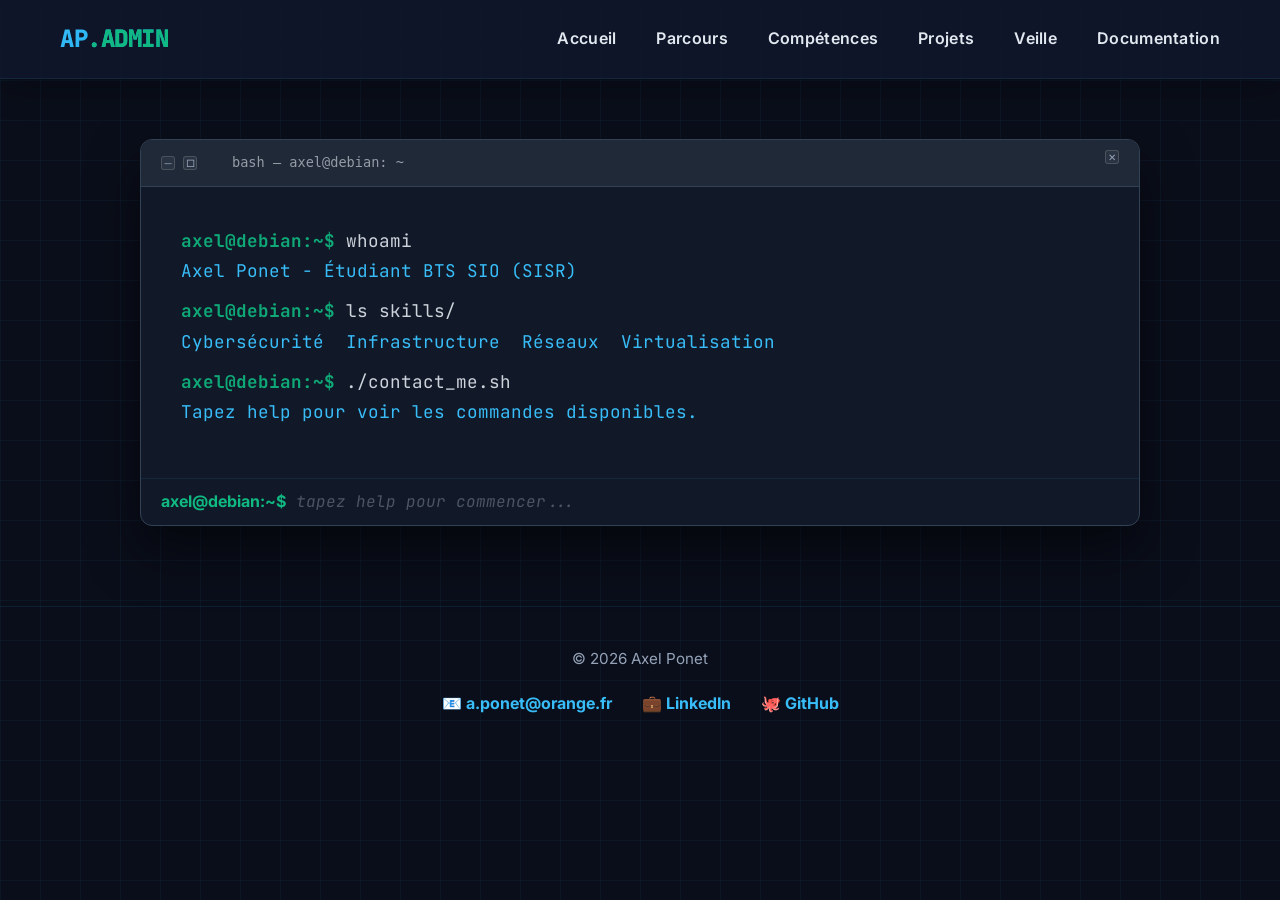
<file: index.html>
<!DOCTYPE html>
<html lang="fr">
<head>
    <meta charset="UTF-8">
    <meta name="viewport" content="width=device-width, initial-scale=1.0">
    <title>Axel Ponet | Portfolio Admin Sys</title>
    <meta name="description" content="Portfolio d'Axel Ponet, étudiant BTS SIO (SISR). Administration systèmes, réseaux et cybersécurité.">
    <meta property="og:title" content="Axel Ponet | Admin Sys">
    <meta property="og:description" content="Portfolio interactif d'un futur administrateur systèmes et réseaux.">
    <meta property="og:image" content="https://axelponetsio-prog.github.io/portfolio/images/preview.png">
    <meta property="og:type" content="website">
    <link rel="stylesheet" href="style.css">
    <link href="https://fonts.googleapis.com/css2?family=JetBrains+Mono&family=Inter:wght@400;700&display=swap" rel="stylesheet">
</head>
<body>

    <nav class="main-nav">
        <div class="container">
            <div class="logo">AP<span>.admin</span></div>
            <ul class="nav-links">
                <li><a href="index.html" onclick="fadeOutIn(event)">Accueil</a></li>
                <li><a href="parcours.html" onclick="fadeOutIn(event)">Parcours</a></li>
                <li><a href="competences.html" onclick="fadeOutIn(event)">Compétences</a></li>
                <li><a href="projets.html" onclick="fadeOutIn(event)">Projets</a></li>
                <li><a href="veille.html" onclick="fadeOutIn(event)">Veille</a></li>
                <li><a href="documentation.html" onclick="fadeOutIn(event)">Documentation</a></li>
            </ul>
        </div>
    </nav>

    <div class="terminal-window" id="mainTerminal">
        <div class="terminal-header">
            <div class="window-buttons">
                <button class="win-btn minimize" title="Minimiser">─</button>
                <button class="win-btn maximize" title="Maximiser">□</button>
                <button class="win-btn close" title="Fermer">✕</button>
            </div>
            <div class="terminal-title">bash — axel@debian: ~</div>
        </div>
        <div class="terminal-body" id="terminalBody">
            <!-- Sortie dynamique -->
        </div>
        <div class="terminal-input-line">
            <span class="prompt">axel@debian:~$</span>
            <input type="text" id="terminalInput" autofocus placeholder="tapez help pour commencer...">
        </div>
    </div>

    <!-- Bouton pour rouvrir le terminal après fermeture -->
    <button id="reopen-terminal" title="Ouvrir le terminal">⌨️</button>

    <!-- Modale de contact (inchangée) -->
    <div id="contactModal" class="modal">
        <div class="modal-content">
            <span class="close" onclick="closeModal()">&times;</span>
            <h2 style="color: #38bdf8; margin-bottom:20px;">📩 Me contacter</h2>
            <form action="https://formspree.io/f/xeenznzv" method="POST" enctype="multipart/form-data">
                <input type="email" name="email" placeholder="Votre Email" required>
                <textarea name="message" placeholder="Votre projet ou question..." rows="5" required></textarea>
                <label style="display:block; margin-bottom:10px; font-size:0.8rem;">📎 Pièce jointe (CV, cahier des charges...) :</label>
                <input type="file" name="attachment" style="border:none; padding:0;">
                <button type="submit" class="btn" style="width:100%; margin-top:15px;">Envoyer</button>
            </form>
        </div>
    </div>

    <footer id="contact" style="text-align:center; padding: 40px; border-top: 1px solid rgba(56, 189, 248, 0.1); margin-top: 80px;">
        <p style="margin:0; font-size: 0.95rem;">© 2026 Axel Ponet</p>
        <div style="margin-top:20px; display:flex; justify-content:center; gap:30px; flex-wrap: wrap;">
            <a href="mailto:a.ponet@orange.fr" style="color:#38bdf8; text-decoration:none; font-weight:bold;">📧 a.ponet@orange.fr</a>
            <a href="https://www.linkedin.com/in/axel-ponet/" target="_blank" style="color:#38bdf8; text-decoration:none; font-weight:bold;">💼 LinkedIn</a>
            <a href="https://github.com/axelponetsio-prog" target="_blank" style="color:#38bdf8; text-decoration:none; font-weight:bold;">🐙 GitHub</a>
        </div>
    </footer>

    <script>
        // ====== TERMINAL INTERACTIF ======
        const terminalBody = document.getElementById('terminalBody');
        const input = document.getElementById('terminalInput');
        let commandHistory = [];
        let historyIndex = -1;

        // Commande initiale (affichée au chargement)
        const initialCommands = [
            { type: 'command', text: 'whoami' },
            { type: 'output', text: 'Axel Ponet - Étudiant BTS SIO (SISR)' },
            { type: 'command', text: 'ls skills/' },
            { type: 'output', text: 'Cybersécurité  Infrastructure  Réseaux  Virtualisation' },
            { type: 'command', text: './contact_me.sh' },
            { type: 'output', text: 'Tapez help pour voir les commandes disponibles.' }
        ];

        function appendLine(text, type = 'output') {
            const div = document.createElement('div');
            div.className = type === 'command' ? 'terminal-command' : 'terminal-output';
            if (type === 'command') {
                div.innerHTML = `<span class="prompt">axel@debian:~$</span> ${text}`;
            } else {
                div.textContent = text;
            }
            terminalBody.appendChild(div);
            terminalBody.scrollTop = terminalBody.scrollHeight;
        }

        function displayInitial() {
            initialCommands.forEach(cmd => appendLine(cmd.text, cmd.type));
        }

        // Machine à écrire simple pour l'accueil (on pourrait l'utiliser pour l'initial, mais on garde l'affichage direct pour la réactivité)
        // On conserve l'affichage direct des commandes initiales.

        displayInitial();

        // Gestion du prompt interactif
        input.addEventListener('keydown', function(e) {
            if (e.key === 'Enter') {
                const cmd = input.value.trim().toLowerCase();
                if (cmd === '') return;

                appendLine(cmd, 'command');
                commandHistory.push(cmd);
                historyIndex = commandHistory.length;
                input.value = '';

                processCommand(cmd);
            } else if (e.key === 'ArrowUp') {
                e.preventDefault();
                if (historyIndex > 0) {
                    historyIndex--;
                    input.value = commandHistory[historyIndex];
                }
            } else if (e.key === 'ArrowDown') {
                e.preventDefault();
                if (historyIndex < commandHistory.length - 1) {
                    historyIndex++;
                    input.value = commandHistory[historyIndex];
                } else {
                    historyIndex = commandHistory.length;
                    input.value = '';
                }
            }
        });

        function processCommand(cmd) {
            switch(cmd) {
                case 'help':
                    appendLine('Commandes disponibles :');
                    appendLine('  whoami     - Affiche mon identité');
                    appendLine('  skills     - Liste mes domaines de compétences');
                    appendLine('  about      - À propos de moi');
                    appendLine('  cv         - Télécharger mon CV');
                    appendLine('  contact    - Formulaire de contact');
                    appendLine('  neofetch   - Affiche les infos système');
                    appendLine('  clear      - Efface le terminal');
                    appendLine('  help       - Cette aide');
                    break;
                case 'whoami':
                    appendLine('Axel Ponet - Étudiant BTS SIO (SISR)');
                    break;
                case 'skills':
                    appendLine('Cybersécurité  Infrastructure  Réseaux  Virtualisation');
                    break;
                case 'about':
                    appendLine('Passionné par l\'administration systèmes et réseaux, je suis en BTS SIO option SISR.');
                    appendLine('Mon objectif : concevoir et maintenir des infrastructures fiables et sécurisées.');
                    appendLine('Reconversion depuis le tourisme, j\'apporte un regard neuf et une forte motivation.');
                    break;
                case 'cv':
                    appendLine('Téléchargement du CV...');
                    window.open('CV_PONET_Axel.pdf', '_blank'); // Assure-toi d'avoir un cv.pdf à la racine
                    break;
                case 'contact':
                    // Force la page à défiler tout en haut pour voir le terminal
                    window.scrollTo({ top: 0, behavior: 'smooth' });
                    // Ouvre la modale après un court délai pour laisser le défilement se faire
                    setTimeout(() => {
                        openModal();
                    }, 300);
                    break;
                case 'neofetch':
                    appendLine(`
  ⠀⠀⠀⢀⣤⣶⣿⣿⣿⣿⣶⣤⡀
  ⠀⢠⣾⣿⣿⣿⣿⣿⣿⣿⣿⣿⣷⡄   Axel@Debian
  ⢠⣿⣿⣿⣿⣿⣿⣿⣿⣿⣿⣿⣿⣿⡄  OS: Debian 12
  ⣿⣿⣿⣿⣿⣿⣿⣿⣿⣿⣿⣿⣿⣿⣿  Shell: bash
  ⣿⣿⣿⣿⣿⣿⣿⣿⣿⣿⣿⣿⣿⣿⣿  Étudiant: BTS SIO SISR
  ⠈⠻⣿⣿⣿⣿⣿⣿⣿⣿⣿⣿⠟⠁   Uptime: 2 ans
  ⠀⠀⠀⠈⠉⠛⠛⠛⠛⠉⠁
                    `.trim());
                    break;
                case 'clear':
                    terminalBody.innerHTML = '';
                    break;
                default:
                    appendLine(`Commande inconnue : ${cmd}. Tapez help pour la liste.`);
            }
        }

        // ====== BOUTONS DE LA FENÊTRE ======
        (function() {
            const terminal = document.getElementById('mainTerminal');
            const reopenBtn = document.getElementById('reopen-terminal');

            document.querySelector('.terminal-header .window-buttons').addEventListener('click', function(e) {
                const btn = e.target.closest('button');
                if (!btn) return;

                if (btn.classList.contains('minimize')) {
                    terminal.classList.toggle('minimized');
                    terminal.classList.remove('maximized');
                    terminal.classList.remove('closed');
                } else if (btn.classList.contains('maximize')) {
                    terminal.classList.toggle('maximized');
                    terminal.classList.remove('minimized');
                    terminal.classList.remove('closed');
                } else if (btn.classList.contains('close')) {
                    terminal.classList.add('closed');
                    terminal.classList.remove('minimized', 'maximized');
                    reopenBtn.style.display = 'flex';
                }
            });

            reopenBtn.addEventListener('click', function() {
                terminal.classList.remove('closed', 'minimized', 'maximized');
                reopenBtn.style.display = 'none';
                input.focus();
            });

            document.querySelector('.terminal-header').addEventListener('click', function(e) {
                if (terminal.classList.contains('minimized') && !e.target.closest('button')) {
                    terminal.classList.remove('minimized');
                }
            });
        })();

        // ====== MODALE DE CONTACT ======
        function openModal() { document.getElementById('contactModal').style.display = 'flex'; }
        function closeModal() { document.getElementById('contactModal').style.display = 'none'; }
        window.onclick = function(event) {
            if (event.target == document.getElementById('contactModal')) closeModal();
        };

        // ====== TRANSITIONS DE PAGE ======
        function fadeOutIn(event) {
            event.preventDefault();
            const url = event.target.href;
            document.body.classList.add('page-exit');
            setTimeout(() => {
                window.location.href = url;
            }, 400);
        }
        window.addEventListener('load', () => {
            document.body.classList.add('page-enter');
            document.getElementById('terminalInput').focus();
        });
    </script>
</body>
</html>
</file>
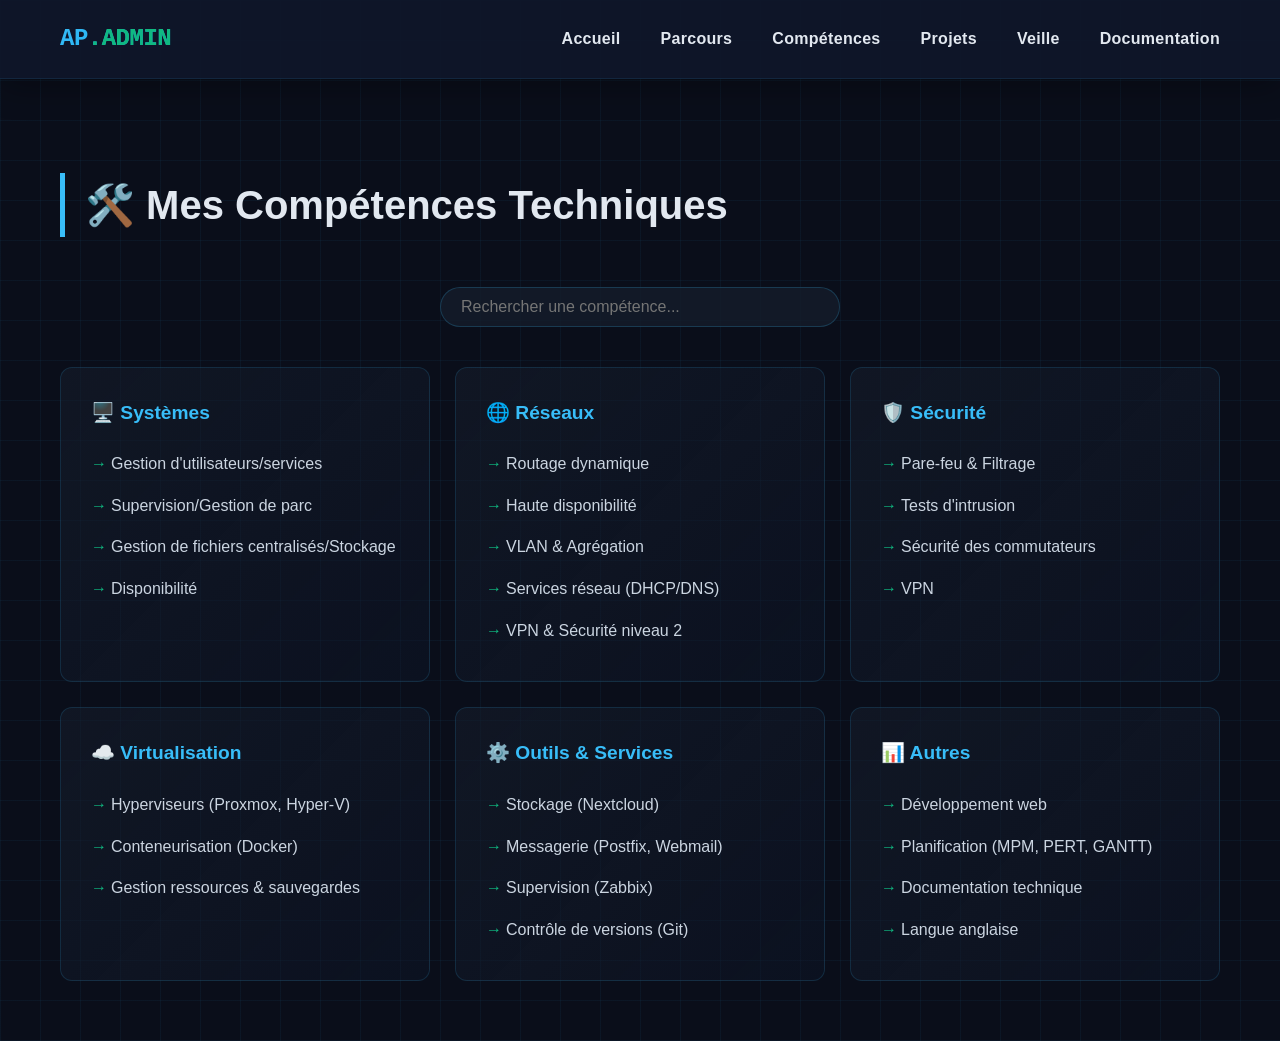
<file: competences.html>
<!DOCTYPE html>
<html lang="fr">
<head>
    <meta name="description" content="Portfolio d'Axel Ponet, étudiant BTS SIO (SISR). Administration systèmes, réseaux et cybersécurité.">
    <meta property="og:title" content="Axel Ponet | Admin Sys">
    <meta property="og:description" content="Portfolio interactif d'un futur administrateur systèmes et réseaux.">
    <meta property="og:image" content="https://axelponetsio-prog.github.io/portfolio/images/preview.png">
    <meta property="og:type" content="website">
    <meta charset="UTF-8">
    <meta name="viewport" content="width=device-width, initial-scale=1.0">
    <title>Compétences | Axel Ponet</title>
    <link rel="stylesheet" href="style.css">
</head>
<body>
    
    <nav class="main-nav">
        <div class="container">
            <div class="logo">AP<span>.admin</span></div>
            <ul class="nav-links">
                <li><a href="index.html" onclick="fadeOutIn(event)">Accueil</a></li>
                <li><a href="parcours.html" onclick="fadeOutIn(event)">Parcours</a></li>
                <li><a href="competences.html" onclick="fadeOutIn(event)">Compétences</a></li>
                <li><a href="projets.html" onclick="fadeOutIn(event)">Projets</a></li>
                <li><a href="veille.html" onclick="fadeOutIn(event)">Veille</a></li>
                <li><a href="documentation.html" onclick="fadeOutIn(event)">Documentation</a></li>
            </ul>
        </div>
    </nav>

    <section class="page-section">
        <div class="container">
            <h1 class="page-title">🛠️ Mes Compétences Techniques</h1>
            <div class="search-container">
                <input type="text" id="searchSkills" placeholder="Rechercher une compétence...">
            </div>
            <div class="skills-grid">
                <!-- SYSTÈMES -->
                <div class="skill-card" data-skill="systemes">
                    <h3>🖥️ Systèmes</h3>
                    <ul class="skill-list">
                        <li>Gestion d'utilisateurs/services</li>
                        <li>Supervision/Gestion de parc</li>
                        <li>Gestion de fichiers centralisés/Stockage</li>
                        <li>Disponibilité</li>
                    </ul>
                </div>
                
                <!-- RÉSEAUX -->
                <div class="skill-card" data-skill="reseaux">
                    <h3>🌐 Réseaux</h3>
                    <ul class="skill-list">
                        <li>Routage dynamique</li>
                        <li>Haute disponibilité</li>
                        <li>VLAN & Agrégation</li>
                        <li>Services réseau (DHCP/DNS)</li>
                        <li>VPN & Sécurité niveau 2</li>
                    </ul>
                </div>
                
                <!-- SÉCURITÉ -->
                <div class="skill-card" data-skill="securite">
                    <h3>🛡️ Sécurité</h3>
                    <ul class="skill-list">
                        <li>Pare-feu & Filtrage</li>
                        <li>Tests d'intrusion</li>
                        <li>Sécurité des commutateurs</li>
                        <li>VPN</li>
                    </ul>
                </div>
                
                <!-- VIRTUALISATION -->
                <div class="skill-card" data-skill="virtualisation">
                    <h3>☁️ Virtualisation</h3>
                    <ul class="skill-list">
                        <li>Hyperviseurs (Proxmox, Hyper-V)</li>
                        <li>Conteneurisation (Docker)</li>
                        <li>Gestion ressources & sauvegardes</li>
                    </ul>
                </div>
                
                <!-- OUTILS & SERVICES -->
                <div class="skill-card" data-skill="outils">
                    <h3>⚙️ Outils & Services</h3>
                    <ul class="skill-list">
                        <li>Stockage (Nextcloud)</li>
                        <li>Messagerie (Postfix, Webmail)</li>
                        <li>Supervision (Zabbix)</li>
                        <li>Contrôle de versions (Git)</li>
                    </ul>
                </div>
                
                <!-- AUTRES -->
                <div class="skill-card" data-skill="autres">
                    <h3>📊 Autres</h3>
                    <ul class="skill-list">
                        <li>Développement web</li>
                        <li>Planification (MPM, PERT, GANTT)</li>
                        <li>Documentation technique</li>
                        <li>Langue anglaise</li>
                    </ul>
                </div>
            </div>
        </div>
    </section>

    <!-- MODALE DE DÉTAIL (inchangée) -->
    <div id="detail-modal" class="modal detail-modal">
        <div class="modal-content detail-content">
            <span class="close" onclick="closeDetailModal()">&times;</span>
            <h2 id="detail-title"></h2>
            <div id="detail-description" class="description"></div>
            <div id="detail-images" class="image-gallery"></div>
        </div>
    </div>

    <script>
        // Contenu des popups (inchangé)
        const skillDetails = {
            systemes: {
                title: "🖥️ Systèmes",
                description: `
                    <p>Maîtrise des environnements Windows Server et Linux, de l’installation à la supervision avancée.</p>
                    <h3>🪟 Windows Server</h3>
                    <ul>
                        <li><strong>Active Directory</strong> : création et gestion d’un domaine, unités d’organisation, stratégies de groupe (GPO), filtrage de sécurité.</li>
                        <li><strong>DHCP redondant</strong> : réservations, bascule automatique.</li>
                        <li><strong>Services de fichiers</strong> : partages sécurisés, stockage SAN (iSCSI) et NAS.</li>
                        <li><strong>Haute disponibilité</strong> : cluster MariaDB, cluster de fichiers, sauvegarde Windows Server Backup.</li>
                    </ul>
                    <h3>🐧 Linux (Debian/Ubuntu)</h3>
                    <ul>
                        <li><strong>Administration courante</strong> : gestion des utilisateurs, permissions, CRON, logs.</li>
                        <li><strong>Serveurs SAMBA</strong> : intégration d’un serveur Linux dans un domaine Active Directory.</li>
                        <li><strong>Stockage centralisé</strong> : mise en place d’un serveur NAS, cibles iSCSI.</li>
                        <li><strong>Gestion de parc</strong> : GLPI + FusionInventory, ROSARIOSIS (logiciel d’administration scolaire).</li>
                    </ul>
                    <p>Scripts Bash et PowerShell pour l’automatisation des tâches de maintenance et de création massive d’utilisateurs.</p>
                `
            },
            reseaux: {
                title: "🌐 Réseaux",
                description: `
                    <p>Configuration avancée de réseaux d’entreprise, de la conception à la sécurisation.</p>
                    <ul>
                        <li><strong>Routage dynamique</strong> : protocoles RIP v1/v2, OSPF (single area, multi‑area), redistribution de routes.</li>
                        <li><strong>Haute disponibilité</strong> : HSRP, VRRP, basculement transparent des passerelles.</li>
                        <li><strong>VLAN</strong> : création, trunks 802.1Q, VTP (domaines, modes serveur/client), routage inter‑VLAN (Router on a stick).</li>
                        <li><strong>Agrégation de liens</strong> : LACP (norme IEEE 802.3ad), PAgP (propriétaire Cisco).</li>
                        <li><strong>Services réseau</strong> : DHCP (serveur, relais, options avancées), DNS.</li>
                        <li><strong>VPN & sécurité couche 2</strong> : IPsec VPN site‑à‑site, port‑security, 802.1X.</li>
                    </ul>
                    <p>Tous ces protocoles ont été mis en œuvre dans des TPs avec Cisco Packet Tracer ou sur du matériel physique.</p>
                `
            },
            securite: {
                title: "🛡️ Sécurité",
                description: `
                    <p>Application des principes de défense en profondeur et tests d’intrusion.</p>
                    <ul>
                        <li><strong>Pare‑feu</strong> : configuration de règles entrantes/sortantes, DMZ, translation d’adresses (NAT/PAT), journalisation.</li>
                        <li><strong>Tests d’intrusion</strong> : utilisation de Kali Linux (nmap, gobuster, wpscan) pour auditer un serveur web et proposer des correctifs.</li>
                        <li><strong>Sécurité des commutateurs</strong> : port‑security (nombre max de MAC, ...), DHCP snooping.</li>
                        <li><strong>VPN</strong> : tunnels IPsec avec pré‑partage de clé, authentification par certificats.</li>
                        <li><strong>Veille technologique</strong> : suivi des vulnérabilités (CVE).</li>
                    </ul>
                    <p>Ces pratiques me permettent d’avoir une approche proactive de la sécurité.</p>
                `
            },
            virtualisation: {
                title: "☁️ Virtualisation",
                description: `
                    <p>Maîtrise des hyperviseurs de type 1 et 2, et de la conteneurisation.</p>
                    <ul>
                        <li><strong>Proxmox VE</strong> : création de machines virtuelles, conteneurs LXC, snapshots, sauvegardes programmées, migration à chaud.</li>
                        <li><strong>Hyper‑V</strong> : création de switchs virtuels, machines de génération 1/2, points de contrôle.</li>
                        <li><strong>Docker</strong> : écriture de Dockerfiles, utilisation de docker‑compose pour des stacks multi‑services (Nextcloud + MariaDB, WordPress).</li>
                        <li><strong>Gestion des ressources</strong> : allocation CPU, RAM, stockage, optimisation des performances.</li>
                    </ul>
                    <p>J’utilise la virtualisation au quotidien dans mon home‑lab pour tester des architectures avant de les déployer en stage.</p>
                `
            },
            outils: {
                title: "⚙️ Outils & Services",
                description: `
                    <p>Mise en place de services collaboratifs et de supervision en entreprise.</p>
                    <ul>
                        <li><strong>Nextcloud</strong> : installation, configuration, gestion des utilisateurs, partages sécurisés, sauvegarde externe.</li>
                        <li><strong>Messagerie</strong> : déploiement d’un serveur mail complet (Postfix, Dovecot), filtrage anti‑spam.</li>
                        <li><strong>Supervision</strong> : Zabbix (agents, templates, triggers, cartes réseau), alertes par email, tableaux de bord personnalisés.</li>
                        <li><strong>Git</strong> : GitHub Actions pour le déploiement continu de ce portfolio.</li>
                        <li><strong>SSH</strong> : administration distante sécurisée, tunnels SSH, clés asymétriques.</li>
                    </ul>
                    <p>Ces outils sont au cœur de mon quotidien d’administrateur.</p>
                `
            },
            autres: {
                title: "📊 Autres",
                description: `
                    <p>Compétences transversales indispensables en entreprise.</p>
                    <ul>
                        <li><strong>Planification de projet</strong> : diagrammes MPM, PERT, GANTT, gestion des ressources.</li>
                        <li><strong>Documentation technique</strong> : guides d’installation, procédures pas‑à‑pas, schémas réseau avec draw.io.</li>
                        <li><strong>Anglais technique</strong> : lecture et rédaction de documentations, participation à des forums Stack Overflow, veille en anglais.</li>
                    </ul>
                    <p>Je porte une grande importance à la communication écrite et à la rigueur dans le suivi des projets.</p>
                `
            }
        };

        const searchInput = document.getElementById('searchSkills');
        searchInput.addEventListener('keyup', function() {
            const term = this.value.toLowerCase();
            document.querySelectorAll('.skill-card').forEach(card => {
                const text = card.textContent.toLowerCase();
                card.style.display = text.includes(term) ? '' : 'none';
            });
        });

        // Fonctions pour la modale (inchangées)
        function openDetailModal(skillKey) {
            const data = skillDetails[skillKey];
            if (!data) return;
            document.getElementById('detail-title').textContent = data.title;
            document.getElementById('detail-description').innerHTML = data.description;
            document.getElementById('detail-modal').style.display = 'flex';
            const imgContainer = document.getElementById('detail-images');
            imgContainer.innerHTML = '';
            if (data.images && data.images.length > 0) {
                imgContainer.style.display = ''; // réaffiche la grille si elle avait été cachée
                data.images.forEach(src => {
                    const img = document.createElement('img');
                    img.src = src;
                    img.alt = data.title;
                    img.loading = "lazy";
                    imgContainer.appendChild(img);
                });
            } else {
                imgContainer.style.display = 'none'; // cache la galerie
            }
        }

        function closeDetailModal() {
            document.getElementById('detail-modal').style.display = 'none';
        }

        document.querySelectorAll('.skill-card').forEach(card => {
            card.addEventListener('click', () => {
                const skill = card.getAttribute('data-skill');
                openDetailModal(skill);
            });
        });

       window.onclick = function(event) {
            const detailModal = document.getElementById('detail-modal');
            if (event.target === detailModal) closeDetailModal();
        };
        
        function fadeOutIn(event) {
            event.preventDefault();
            const url = event.target.href;
            document.body.classList.add('page-exit');
            setTimeout(() => {
                window.location.href = url;
            }, 400);
        }
        
        window.addEventListener('load', () => {
            document.body.classList.add('page-enter');
        });
    </script>
</body>
</html>
</file>
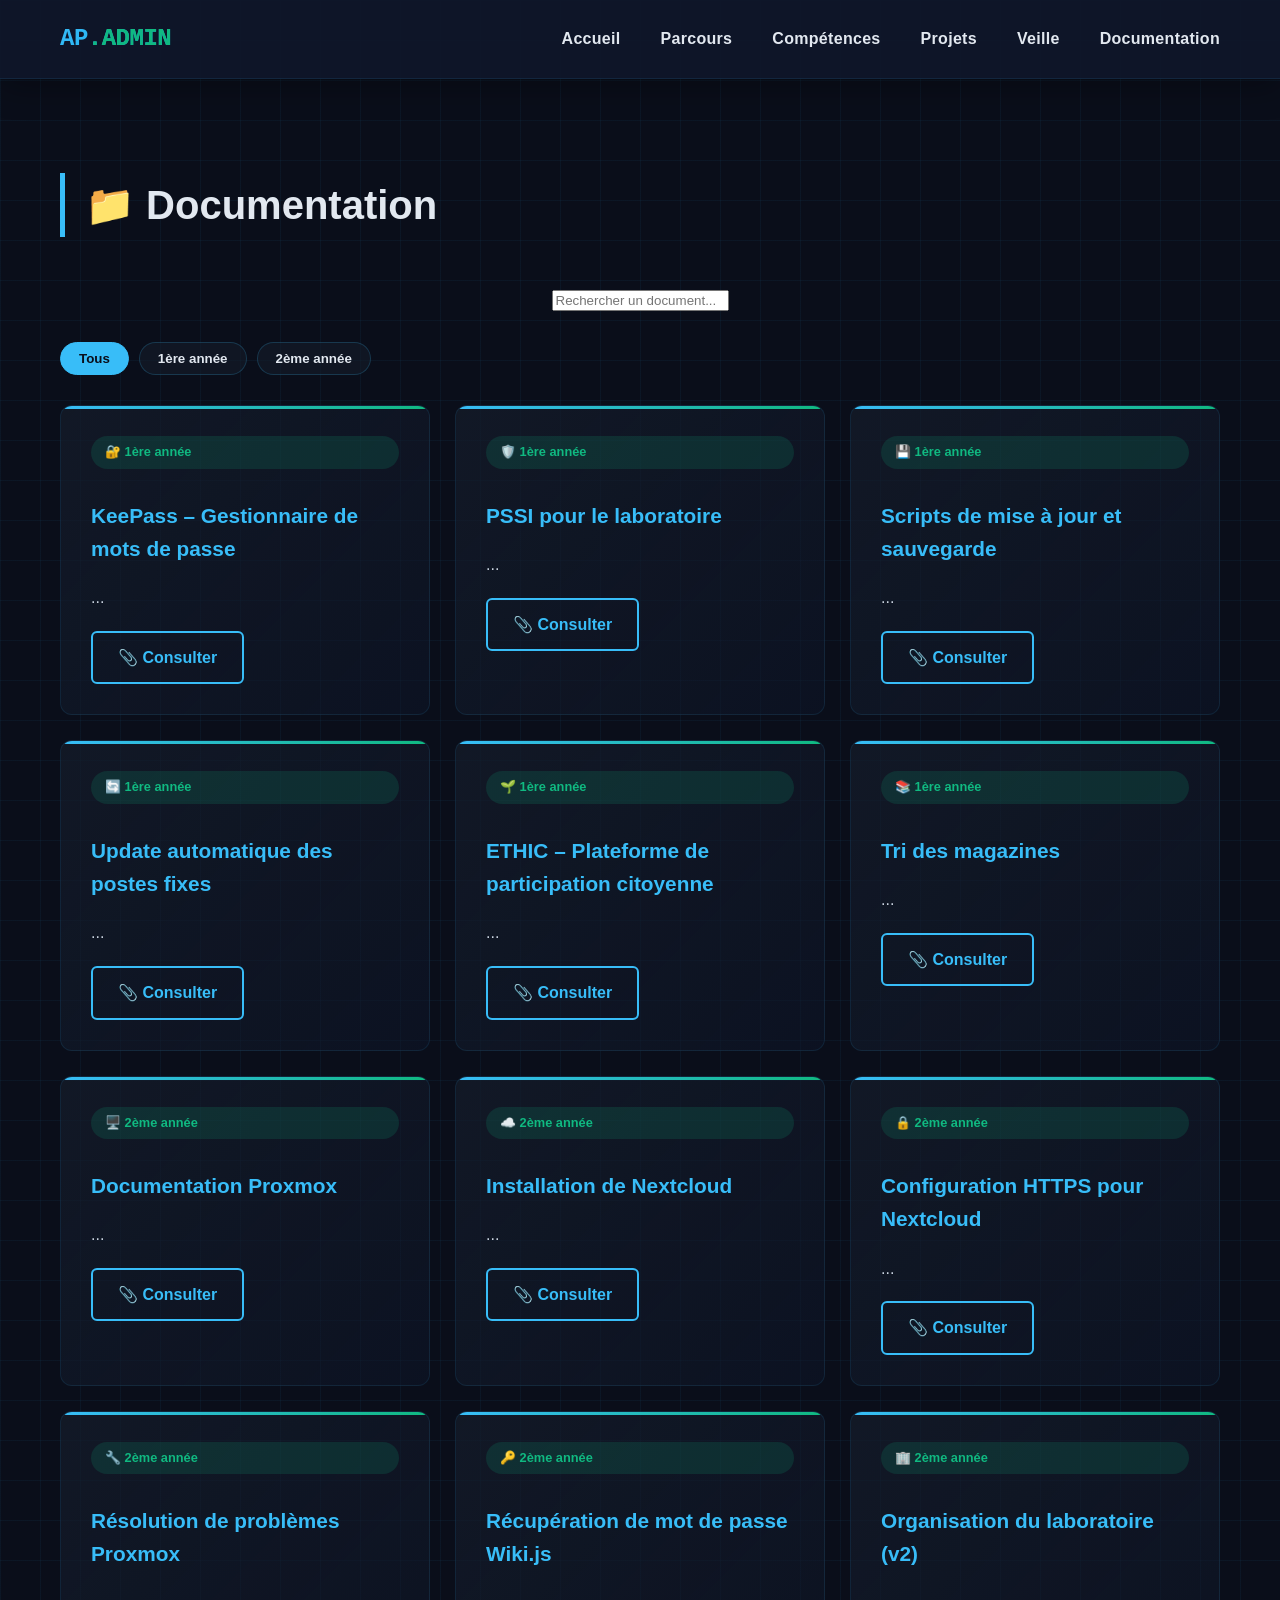
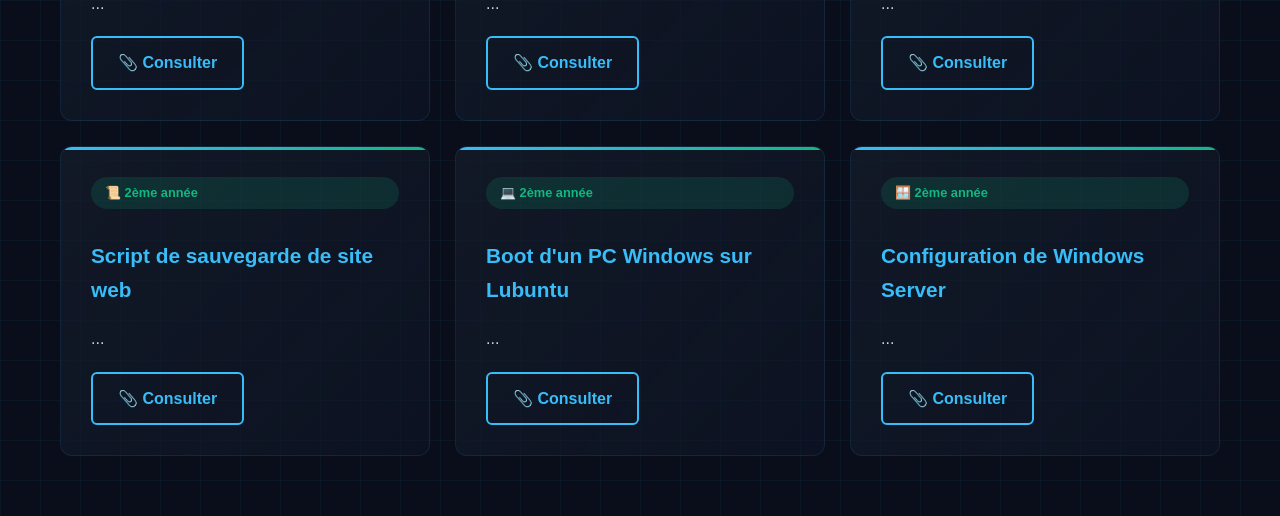
<file: documentation.html>
<!DOCTYPE html>
<html lang="fr">
<head>
    <meta charset="UTF-8">
    <meta name="viewport" content="width=device-width, initial-scale=1.0">
    <title>Documentation | Axel Ponet</title>
    <meta name="description" content="Documentation technique, rapports de stage, procédures par Axel Ponet.">
    <meta property="og:title" content="Documentation - Axel Ponet">
    <meta property="og:description" content="Ressources et documents techniques.">
    <meta property="og:image" content="https://axelponetsio-prog.github.io/portfolio/images/preview.png">
    <meta property="og:type" content="website">
    <link rel="stylesheet" href="style.css">
</head>
<body>

    <nav class="main-nav">
        <div class="container">
            <div class="logo">AP<span>.admin</span></div>
            <ul class="nav-links">
                <li><a href="index.html" onclick="fadeOutIn(event)">Accueil</a></li>
                <li><a href="parcours.html" onclick="fadeOutIn(event)">Parcours</a></li>
                <li><a href="competences.html" onclick="fadeOutIn(event)">Compétences</a></li>
                <li><a href="projets.html" onclick="fadeOutIn(event)">Projets</a></li>
                <li><a href="veille.html" onclick="fadeOutIn(event)">Veille</a></li>
                <li><a href="documentation.html" onclick="fadeOutIn(event)">Documentation</a></li>
            </ul>
        </div>
    </nav>

    <section class="page-section">
        <div class="container">
            <h1 class="page-title">📁 Documentation</h1>

            <div class="search-container">
                <input type="text" id="searchDocs" placeholder="Rechercher un document...">
            </div>

            <!-- Filtres par catégorie -->
            <div class="filter-buttons" id="docFilters">
                <button class="filter-btn active" data-filter="all">Tous</button>
                <!-- Les boutons de catégories seront ajoutés dynamiquement -->
            </div>

            <!-- Conteneur des cartes de documents -->
            <div class="documents-grid" id="documentsGrid"></div>
        </div>
    </section>

    <script>
        // 📚 Base de données des documents (modifie et ajoute ici)
        const documents = [
            // ===== 1ère année =====
            { title: "KeePass – Gestionnaire de mots de passe", description: "...", file: "docs/Keepass.pdf", category: "1ère année", icon: "🔐" },
            { title: "PSSI pour le laboratoire", description: "...", file: "docs/PSSI pour le labo.pdf", category: "1ère année", icon: "🛡️" },
            { title: "Scripts de mise à jour et sauvegarde", description: "...", file: "docs/script_sauv.pdf", category: "1ère année", icon: "💾" },
            { title: "Update automatique des postes fixes", description: "...", file: "docs/upd_pf.pdf", category: "1ère année", icon: "🔄" },
            { title: "ETHIC – Plateforme de participation citoyenne", description: "...", file: "docs/ETHIC.pdf", category: "1ère année", icon: "🌱" },
            { title: "Tri des magazines", description: "...", file: "docs/TRI DES MAGAZINES.pdf", category: "1ère année", icon: "📚" },
        
            // ===== 2ème année =====
            { title: "Documentation Proxmox", description: "...", file: "docs/Docu_ Proxmox.pdf", category: "2ème année", icon: "🖥️" },
            { title: "Installation de Nextcloud", description: "...", file: "docs/Installation-Nextcloud.pdf", category: "2ème année", icon: "☁️" },
            { title: "Configuration HTTPS pour Nextcloud", description: "...", file: "docs/https_nextcloud.pdf", category: "2ème année", icon: "🔒" },
            { title: "Résolution de problèmes Proxmox", description: "...", file: "docs/Resolution_prblm_Proxmox.pdf", category: "2ème année", icon: "🔧" },
            { title: "Récupération de mot de passe Wiki.js", description: "...", file: "docs/recup_mdp_wiki.pdf", category: "2ème année", icon: "🔑" },
            { title: "Organisation du laboratoire (v2)", description: "...", file: "docs/orga_labo.pdf", category: "2ème année", icon: "🏢" },
            { title: "Script de sauvegarde de site web", description: "...", file: "docs/script_site_web.pdf", category: "2ème année", icon: "📜" },
            { title: "Boot d'un PC Windows sur Lubuntu", description: "...", file: "docs/Boot_Lubuntu.pdf", category: "2ème année", icon: "💻" },
            { title: "Configuration de Windows Server", description: "...", file: "docs/Config_Windows_Serv.pdf", category: "2ème année", icon: "🪟" }
        ];

        let activeCategory = 'all';

        function renderDocuments(category = 'all', searchTerm = '') {
            const grid = document.getElementById('documentsGrid');
            let filtered = documents;

            if (category !== 'all') {
                filtered = filtered.filter(doc => doc.category === category);
            }

            if (searchTerm) {
                const term = searchTerm.toLowerCase();
                filtered = filtered.filter(doc => 
                    doc.title.toLowerCase().includes(term) ||
                    doc.description.toLowerCase().includes(term)
                );
            }

            grid.innerHTML = '';
            filtered.forEach(doc => {
                const card = document.createElement('div');
                card.className = 'p-card doc-card';
                card.innerHTML = `
                    <div class="p-tag">${doc.icon} ${doc.category}</div>
                    <h3>${doc.title}</h3>
                    <p>${doc.description}</p>
                    <a href="${doc.file}" target="_blank" class="btn btn-outline" style="margin-top:10px; display: inline-block;">
                        📎 Consulter
                    </a>
                `;
                grid.appendChild(card);
            });
        }

        function setupCategories() {
            const categories = [...new Set(documents.map(doc => doc.category))];
            const filterContainer = document.getElementById('docFilters');
            // On garde le bouton "Tous" déjà présent
            categories.forEach(cat => {
                const btn = document.createElement('button');
                btn.className = 'filter-btn';
                btn.dataset.filter = cat;
                btn.textContent = cat;
                filterContainer.appendChild(btn);
            });

            // Gestion des clics sur les filtres
            filterContainer.addEventListener('click', (e) => {
                if (e.target.classList.contains('filter-btn')) {
                    document.querySelectorAll('#docFilters .filter-btn').forEach(b => b.classList.remove('active'));
                    e.target.classList.add('active');
                    activeCategory = e.target.dataset.filter;
                    const searchInput = document.getElementById('searchDocs');
                    renderDocuments(activeCategory, searchInput.value);
                }
            });
        }

        // Barre de recherche
        document.getElementById('searchDocs').addEventListener('input', (e) => {
            renderDocuments(activeCategory, e.target.value);
        });

        // Initialisation
        setupCategories();
        renderDocuments();

        // Transitions
        function fadeOutIn(event) {
            event.preventDefault();
            const url = event.target.href;
            document.body.classList.add('page-exit');
            setTimeout(() => {
                window.location.href = url;
            }, 400);
        }
        window.addEventListener('load', () => {
            document.body.classList.add('page-enter');
        });
    </script>
</body>
</html>
</file>
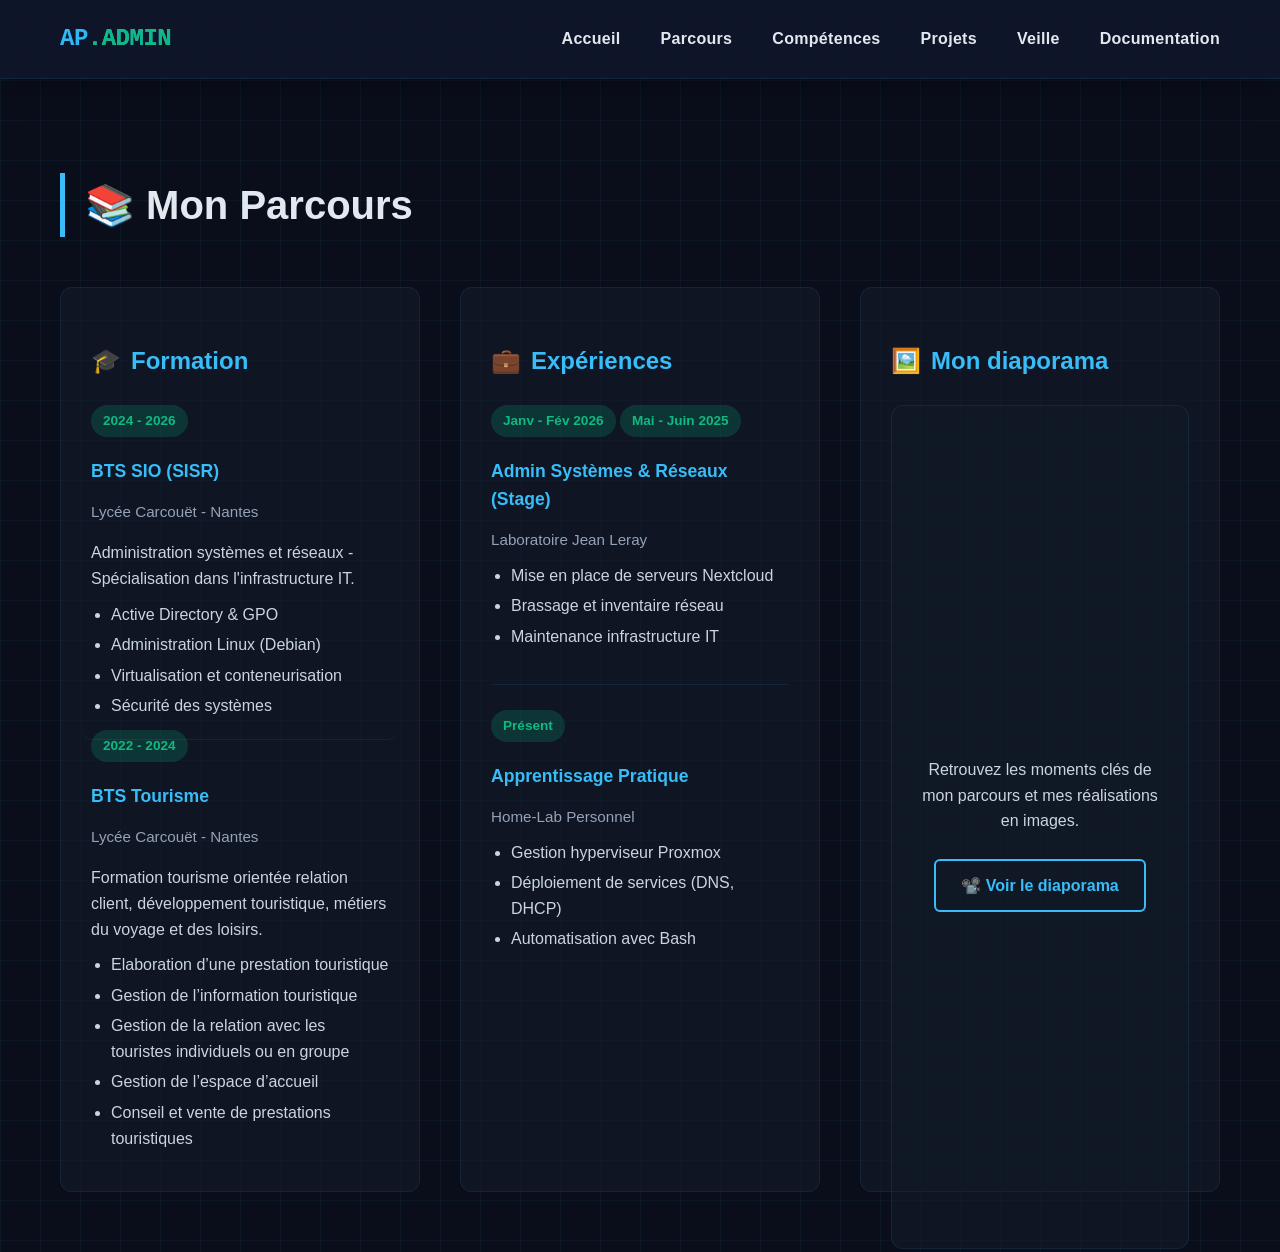
<file: parcours.html>
<!DOCTYPE html>
<html lang="fr">
<head>
    <meta name="description" content="Portfolio d'Axel Ponet, étudiant BTS SIO (SISR). Administration systèmes, réseaux et cybersécurité.">
    <meta property="og:title" content="Axel Ponet | Admin Sys">
    <meta property="og:description" content="Portfolio interactif d'un futur administrateur systèmes et réseaux.">
    <meta property="og:image" content="https://axelponetsio-prog.github.io/portfolio/images/preview.png">
    <meta property="og:type" content="website">
    <meta charset="UTF-8">
    <meta name="viewport" content="width=device-width, initial-scale=1.0">
    <title>Mon Parcours | Axel Ponet</title>
    <link rel="stylesheet" href="style.css">
</head>
<body>
    
    <nav class="main-nav">
        <div class="container">
            <div class="logo">AP<span>.admin</span></div>
            <ul class="nav-links">
                <li><a href="index.html" onclick="fadeOutIn(event)">Accueil</a></li>
                <li><a href="parcours.html" onclick="fadeOutIn(event)">Parcours</a></li>
                <li><a href="competences.html" onclick="fadeOutIn(event)">Compétences</a></li>
                <li><a href="projets.html" onclick="fadeOutIn(event)">Projets</a></li>
                <li><a href="veille.html" onclick="fadeOutIn(event)">Veille</a></li>
                <li><a href="documentation.html" onclick="fadeOutIn(event)">Documentation</a></li>
            </ul>
        </div>
    </nav>

    <section class="page-section">
        <div class="container">
            <h1 class="page-title">📚 Mon Parcours</h1>
            
            <div class="parcours-grid">
                <div class="parcours-col">
                    <h3 class="col-title"><span class="icon">🎓</span> Formation</h3>
                    <!-- Élément cliquable pour le BTS SIO -->
                    <div class="timeline-item clickable" data-parcours="bts-sio">
                        <span class="date">2024 - 2026</span>
                        <h4>BTS SIO (SISR)</h4>
                        <p class="location">Lycée Carcouët - Nantes</p>
                        <p class="desc">Administration systèmes et réseaux - Spécialisation dans l'infrastructure IT.</p>
                        <ul class="task-list">
                            <li>Active Directory & GPO</li>
                            <li>Administration Linux (Debian)</li>
                            <li>Virtualisation et conteneurisation</li>
                            <li>Sécurité des systèmes</li>
                        </ul>
                    </div>
                    <div class="timeline-item">
                        <span class="date">2022 - 2024</span>
                        <h4>BTS Tourisme</h4>
                        <p class="location">Lycée Carcouët - Nantes</p>
                        <p class="desc">Formation tourisme orientée relation client, développement touristique, métiers du voyage et des loisirs.</p>
                        <ul class="task-list">
                            <li>Elaboration d’une prestation touristique</li>
                            <li>Gestion de l’information touristique</li>
                            <li>Gestion de la relation avec les touristes individuels ou en groupe</li>
                            <li>Gestion de l’espace d’accueil</li>
                            <li>Conseil et vente de prestations touristiques</li>
                        </ul>
                    </div>
                </div>
        
                <div class="parcours-col">
                    <h3 class="col-title"><span class="icon">💼</span> Expériences</h3>
                    
                    <div class="timeline-item">
                        <span class="date">Janv - Fév 2026</span>
                        <span class="date">Mai - Juin 2025</span>
                        <h4>Admin Systèmes & Réseaux (Stage)</h4>
                        <p class="location">Laboratoire Jean Leray</p>
                        <ul class="task-list">
                            <li>Mise en place de serveurs Nextcloud</li>
                            <li>Brassage et inventaire réseau</li>
                            <li>Maintenance infrastructure IT</li>
                        </ul>
                    </div>
                    
                    <div class="timeline-item">
                        <span class="date">Présent</span>
                        <h4>Apprentissage Pratique</h4>
                        <p class="location">Home-Lab Personnel</p>
                        <ul class="task-list">
                            <li>Gestion hyperviseur Proxmox</li>
                            <li>Déploiement de services (DNS, DHCP)</li>
                            <li>Automatisation avec Bash</li>
                        </ul>
                    </div>
                </div>

                <div class="parcours-col diaporama-col">
                    <h3 class="col-title"><span class="icon">🖼️</span> Mon diaporama</h3>
                    <div class="diaporama-link-block">
                        <p>Retrouvez les moments clés de mon parcours et mes réalisations en images.</p>
                        <a href="diaporama_parcours.pdf" target="_blank" class="btn btn-outline" style="margin-top: 15px; display: inline-block;">
                            📽️ Voir le diaporama
                        </a>
                    </div>
                </div>
                
            </div>
        </div>        
    </section>

    <!-- MODALE DE DÉTAIL POUR LE PARCOURS -->
    <div id="detail-modal" class="modal detail-modal">
        <div class="modal-content detail-content">
            <span class="close" onclick="closeDetailModal()">&times;</span>
            <h2 id="detail-title"></h2>
            <div id="detail-description" class="description"></div>
            <div id="detail-images" class="image-gallery"></div>
        </div>
    </div>

    <script>
        // Données détaillées pour le BTS SIO
        const parcoursDetails = {
            "bts-sio": {
                title: "🎓 BTS SIO (Services Informatiques aux Organisations) - Option SISR",
                description: `
                    <p>Le BTS SIO est un diplôme de niveau Bac+2 qui forme des techniciens capables de gérer un parc informatique, d'administrer des réseaux et des systèmes, et de participer à la cybersécurité des infrastructures. L'option <strong>SISR (Solutions d'Infrastructure, Systèmes et Réseaux)</strong> prépare spécifiquement aux métiers d'administrateur systèmes et réseaux.</p>
                    
                    <h3>📘 Contenu de la formation</h3>
                    <p>La formation couvre les domaines suivants :</p>
                    <ul>
                        <li><strong>Administration des systèmes</strong> : Windows Server (Active Directory, GPO, DHCP, DNS), Linux (Debian/Ubuntu), scripts Bash et PowerShell.</li>
                        <li><strong>Réseaux</strong> : protocoles TCP/IP, routage (RIP, OSPF, HSRP), VLAN, VPN, sécurité des commutateurs (port-security).</li>
                        <li><strong>Virtualisation et Cloud</strong> : hyperviseurs (Proxmox, Hyper-V, VirtualBox), conteneurisation (Docker).</li>
                        <li><strong>Cybersécurité</strong> : pare-feux, tests d'intrusion (Kali Linux), supervision (Zabbix), sécurisation des services.</li>
                        <li><strong>Services et applications</strong> : messagerie (Postfix), stockage (Nextcloud, NAS/SAN), gestion de parc (GLPI).</li>
                        <li><strong>Gestion de projet</strong> : planification (PERT, GANTT).</li>
                    </ul>
                    
                    <h3>🧪 Exemples de travaux pratiques réalisés</h3>
                    <p>Durant ma formation, j'ai réalisé de nombreux TP, notamment :</p>
                    <ul>
                        <li>Mise en place d'un domaine Active Directory redondant</li>
                        <li>Configuration d'un répartiteur de charge HAProxy</li>
                        <li>Déploiement d'un serveur Nextcloud pour le stockage d'entreprise</li>
                        <li>Configuration d'un serveur de virtualisation</li>
                        <li>Automatisation de tâches avec PowerShell et Bash</li>
                    </ul>
                    
                    <h3>🎯 Objectifs professionnels</h3>
                    <p>Le titulaire du BTS SIO option SISR peut exercer des fonctions telles que : administrateur systèmes et réseaux, technicien support, gestionnaire de parc informatique, ou encore intégrer une équipe de supervision en entreprise de services numériques (ESN) ou en DSI.</p>
                    <p style="margin-top: 25px; text-align: center;">
                        <a href="projets.html" 
                           onclick="fadeOutIn(event)" 
                           class="btn" 
                           style="display: inline-block; text-decoration: none;">
                           🚀 Voir mes projets
                        </a>
                    </p>
                    <p style="text-align: center; margin-top: 10px;">
                        <a href="rapport_stage1.pdf" target="_blank" class="btn" style="display: inline-block; text-decoration: none; background: var(--accent);">
                            📁 Rapport de stage 1
                        </a>
                        <a href="rapport_stage2.pdf" target="_blank" class="btn" style="display: inline-block; text-decoration: none; background: var(--accent); margin-left: 10px;">
                            📁 Rapport de stage 2
                        </a>
                    </p>
                    <p style="margin-top:20px;"><em>Cliquez sur les images ci-dessous pour les agrandir.</em></p>
                `,
                images: [
                    "images/parcours/lycee.png",
                    "images/parcours/Reseau-informatique-connexion.png",
                ]
            }
        };

        // Ouverture de la modale
        function openParcoursModal(key) {
            const data = parcoursDetails[key];
            if (!data) return;
            document.getElementById('detail-title').textContent = data.title;
            document.getElementById('detail-description').innerHTML = data.description;
            
            const imgContainer = document.getElementById('detail-images');
            imgContainer.innerHTML = '';
            if (data.images && data.images.length > 0) {
                data.images.forEach(src => {
                    const img = document.createElement('img');
                    img.src = src;
                    img.alt = data.title;
                    img.loading = "lazy";
                    imgContainer.appendChild(img);
                });
            } else {
                imgContainer.innerHTML = '<p style="color:#94a3b8;">Aucune image pour le moment.</p>';
            }
            
            document.getElementById('detail-modal').style.display = 'flex';
        }

        function closeDetailModal() {
            document.getElementById('detail-modal').style.display = 'none';
        }

        // Écouteur sur l'élément cliquable
        document.querySelector('[data-parcours="bts-sio"]').addEventListener('click', function() {
            openParcoursModal('bts-sio');
        });

        // Fermeture en cliquant à l'extérieur
        window.onclick = function(event) {
            const detailModal = document.getElementById('detail-modal');
            if (event.target === detailModal) {
                closeDetailModal();
            }
        };

        // Animation de transition
        function fadeOutIn(event) {
            event.preventDefault();
            const url = event.target.href;
            document.body.classList.add('page-exit');
            setTimeout(() => {
                window.location.href = url;
            }, 400);
        }
        
        window.addEventListener('load', () => {
            document.body.classList.add('page-enter');
        });
    </script>
</body>
</html>
</file>
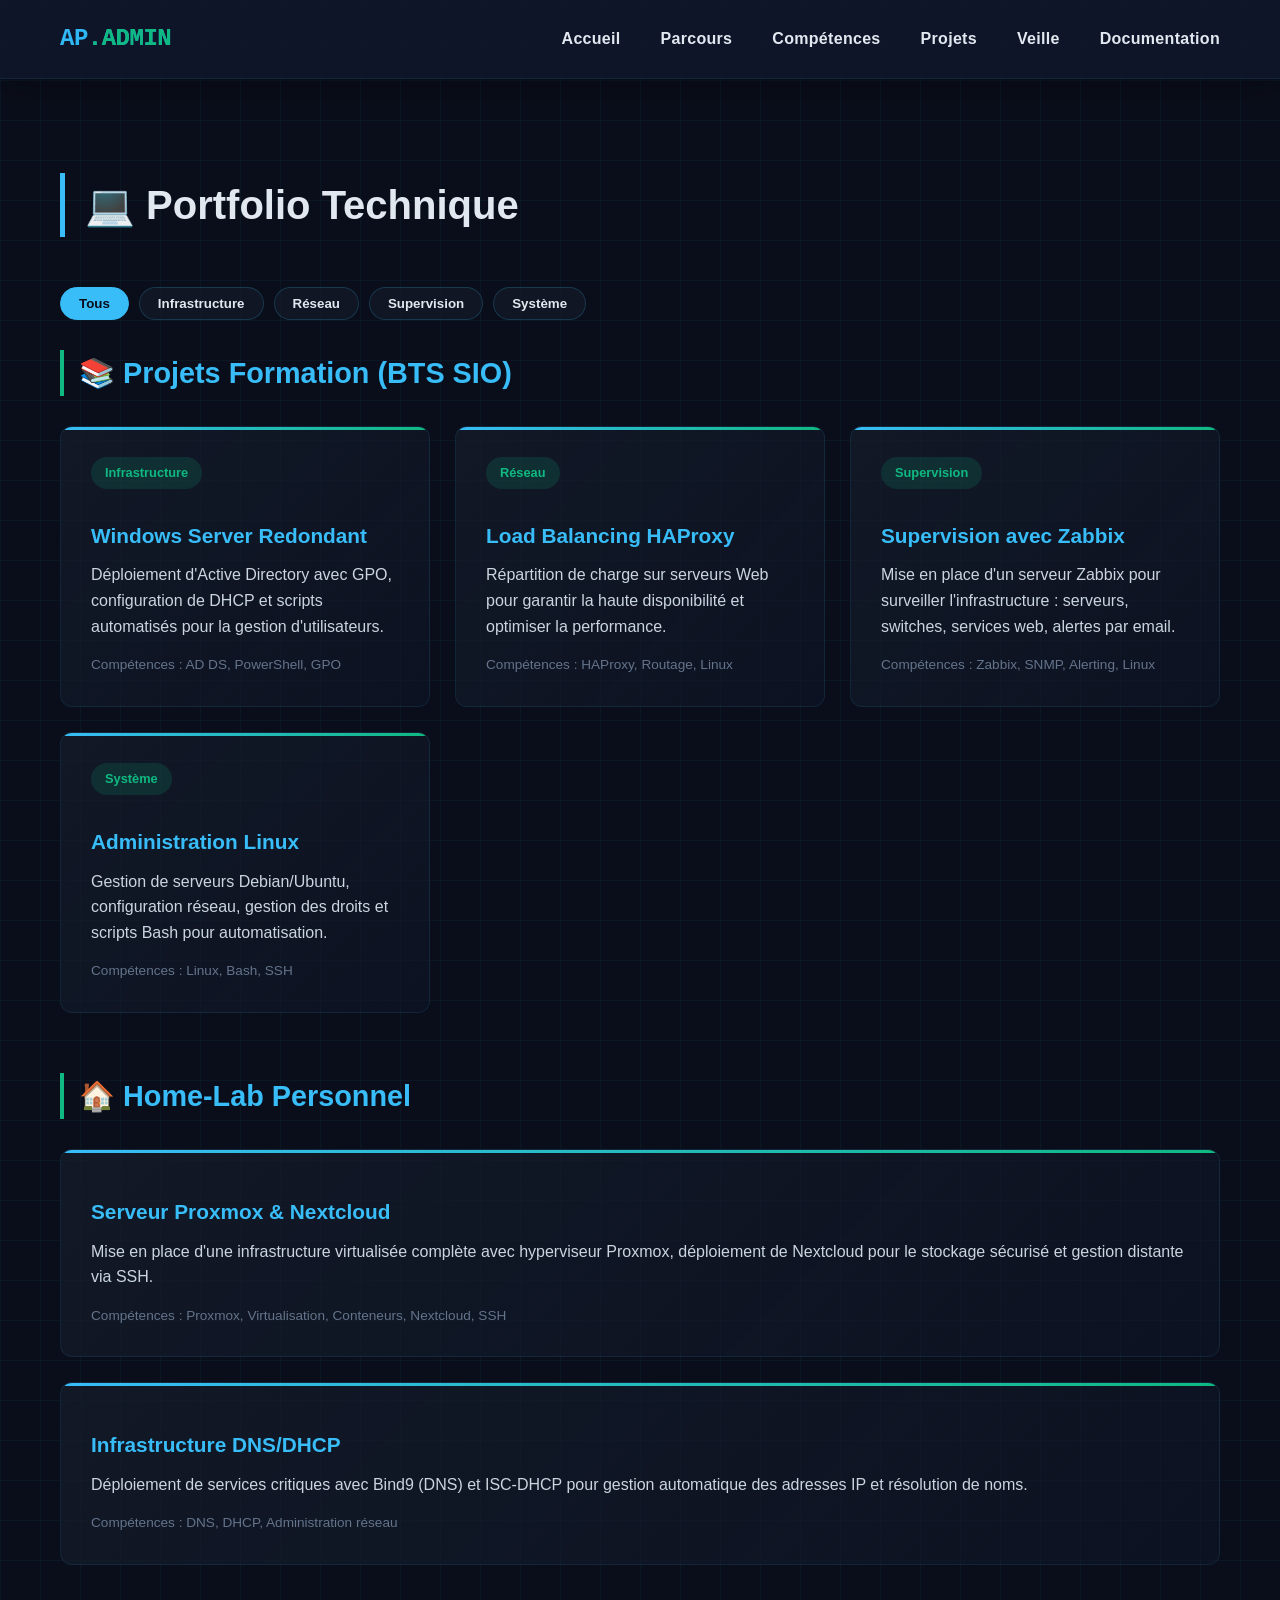
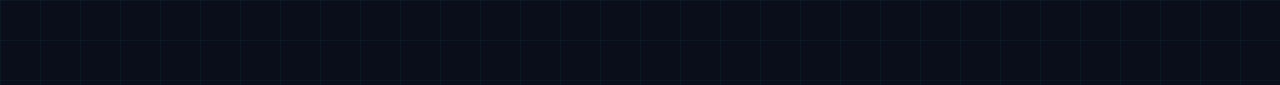
<file: projets.html>
<!DOCTYPE html>
<html lang="fr">
<head>
    <meta name="description" content="Portfolio d'Axel Ponet, étudiant BTS SIO (SISR). Administration systèmes, réseaux et cybersécurité.">
    <meta property="og:title" content="Axel Ponet | Admin Sys">
    <meta property="og:description" content="Portfolio interactif d'un futur administrateur systèmes et réseaux.">
    <meta property="og:image" content="https://axelponetsio-prog.github.io/portfolio/images/preview.png">
    <meta property="og:type" content="website">
    <meta charset="UTF-8">
    <meta name="viewport" content="width=device-width, initial-scale=1.0">
    <title>Mes Projets | Axel Ponet</title>
    <meta name="description" content="Projets d'administration systèmes et réseaux par Axel Ponet : Active Directory, HAProxy, Proxmox...">
    <link rel="stylesheet" href="style.css">
</head>
<body>
    
    <nav class="main-nav">
        <div class="container">
            <div class="logo">AP<span>.admin</span></div>
            <ul class="nav-links">
                <li><a href="index.html" onclick="fadeOutIn(event)">Accueil</a></li>
                <li><a href="parcours.html" onclick="fadeOutIn(event)">Parcours</a></li>
                <li><a href="competences.html" onclick="fadeOutIn(event)">Compétences</a></li>
                <li><a href="projets.html" onclick="fadeOutIn(event)">Projets</a></li>
                <li><a href="veille.html" onclick="fadeOutIn(event)">Veille</a></li>
                <li><a href="documentation.html" onclick="fadeOutIn(event)">Documentation</a></li>
            </ul>
        </div>
    </nav>

    <section class="page-section">
        <div class="container">
            <h1 class="page-title">💻 Portfolio Technique</h1>
            
            <!-- Boutons de filtre -->
            <div class="filter-buttons">
                <button class="filter-btn active" data-filter="all">Tous</button>
                <button class="filter-btn" data-filter="infrastructure">Infrastructure</button>
                <button class="filter-btn" data-filter="reseau">Réseau</button>
                <button class="filter-btn" data-filter="surveillance">Supervision</button>
                <button class="filter-btn" data-filter="systeme">Système</button>
            </div>

            <div class="project-category">
                <h2>📚 Projets Formation (BTS SIO)</h2>
                <div class="project-grid">
                    <div class="p-card project-card" data-category="infrastructure" data-project="ad-redondant">
                        <div class="p-tag">Infrastructure</div>
                        <h3>Windows Server Redondant</h3>
                        <p>Déploiement d'Active Directory avec GPO, configuration de DHCP et scripts automatisés pour la gestion d'utilisateurs.</p>
                        <small>Compétences : AD DS, PowerShell, GPO</small>
                    </div>
                    
                    <div class="p-card project-card" data-category="reseau" data-project="haproxy">
                        <div class="p-tag">Réseau</div>
                        <h3>Load Balancing HAProxy</h3>
                        <p>Répartition de charge sur serveurs Web pour garantir la haute disponibilité et optimiser la performance.</p>
                        <small>Compétences : HAProxy, Routage, Linux</small>
                    </div>
                    
                    <div class="p-card project-card" data-category="surveillance" data-project="zabbix">
                        <div class="p-tag">Supervision</div>
                        <h3>Supervision avec Zabbix</h3>
                        <p>Mise en place d'un serveur Zabbix pour surveiller l'infrastructure : serveurs, switches, services web, alertes par email.</p>
                        <small>Compétences : Zabbix, SNMP, Alerting, Linux</small>
                    </div>
                    
                    <div class="p-card project-card" data-category="systeme" data-project="linux-admin">
                        <div class="p-tag">Système</div>
                        <h3>Administration Linux</h3>
                        <p>Gestion de serveurs Debian/Ubuntu, configuration réseau, gestion des droits et scripts Bash pour automatisation.</p>
                        <small>Compétences : Linux, Bash, SSH</small>
                    </div>
                </div>
            </div>

            <div class="project-category" style="margin-top: 60px;">
                <h2>🏠 Home-Lab Personnel</h2>
                <div class="project-grid">
                    <div class="p-card wide project-card" data-category="infrastructure" data-project="proxmox-nextcloud">
                        <h3>Serveur Proxmox & Nextcloud</h3>
                        <p>Mise en place d'une infrastructure virtualisée complète avec hyperviseur Proxmox, déploiement de Nextcloud pour le stockage sécurisé et gestion distante via SSH.</p>
                        <small>Compétences : Proxmox, Virtualisation, Conteneurs, Nextcloud, SSH</small>
                    </div>
                    
                    <div class="p-card wide project-card" data-category="reseau" data-project="dns-dhcp">
                        <h3>Infrastructure DNS/DHCP</h3>
                        <p>Déploiement de services critiques avec Bind9 (DNS) et ISC-DHCP pour gestion automatique des adresses IP et résolution de noms.</p>
                        <small>Compétences : DNS, DHCP, Administration réseau</small>
                    </div>
                </div>
            </div>
        </div>
    </section>

    <!-- MODALE DE DÉTAIL -->
    <div id="detail-modal" class="modal detail-modal">
        <div class="modal-content detail-content">
            <span class="close" onclick="closeDetailModal()">&times;</span>
            <h2 id="detail-title"></h2>
            <div id="detail-description" class="description"></div>
            <div id="detail-images" class="image-gallery"></div>
        </div>
    </div>

    <script>
        const projectDetails = {
            "ad-redondant": {
                title: "Windows Server Redondant",
                description: `
                    <p>Mise en place d'une infrastructure Active Directory hautement disponible.</p>
                    <ul>
                        <li>Déploiement de 2 contrôleurs de domaine</li>
                        <li>Stratégies de groupe (GPO) : restriction logicielle, fond d'écran, mappage de lecteurs</li>
                        <li>Service DHCP redondant (split-scope)</li>
                        <li>Script PowerShell pour création massive d'utilisateurs</li>
                    </ul>
                `,
                images: [
                    "images/projets/ad_schema.png",
                    "images/projets/gpo_settings.png"
                ]
            },
            "haproxy": {
                title: "Load Balancing HAProxy",
                description: `
                    <p>Répartition de charge entre plusieurs serveurs web Apache.</p>
                    <ul>
                        <li>Configuration de HAProxy en mode http</li>
                        <li>Tests de montée en charge avec ApacheBench</li>
                        <li>Gestion des sessions persistantes</li>
                    </ul>
                `,
                images: []
            },
            "zabbix": {
                title: "Supervision avec Zabbix",
                description: `
                    <p>Mise en place d’un serveur Zabbix pour superviser l’ensemble de mon laboratoire virtuel.</p>
                    <ul>
                        <li>Installation de Zabbix Server (MariaDB, Apache) sur Debian 12.</li>
                        <li>Déploiement des agents Zabbix sur les VMs Linux et Windows.</li>
                        <li>Configuration de templates (OS Linux, Windows, SNMP pour switches).</li>
                    </ul>
                    <p>Ce TP m’a permis de comprendre l’importance de la supervision proactive et de la réactivité sur incident.</p>
                `
            },
            "linux-admin": {
                title: "Administration Linux",
                description: `
                    <p>Scripts d'automatisation et gestion de serveurs Debian.</p>
                `,
                images: []
            },
            "proxmox-nextcloud": {
                title: "Serveur Proxmox & Nextcloud",
                description: `
                    <p>Mon labo personnel : un hyperviseur Proxmox hébergeant plusieurs services.</p>
                    <ul>
                        <li>VM Nextcloud pour le cloud privé</li>
                        <li>Conteneur LXC pour Pi-hole (blocage pub)</li>
                        <li>Snapshots et sauvegardes automatiques</li>
                    </ul>
                `,
                images: [
                    "images/projets/proxmox_vm_list.png",
                    "images/projets/nextcloud_dashboard.png"
                ]
            },
            "dns-dhcp": {
                title: "Infrastructure DNS/DHCP",
                description: `
                    <p>Services réseau critiques pour le laboratoire.</p>
                    <ul>
                        <li>DNS avec Bind9 : zone directe et inverse</li>
                        <li>DHCP : attribution dynamique et réservations</li>
                        <li>Redirection DNS conditionnelle</li>
                    </ul>
                `,
                images: []
            }
        };

        // Filtrage
        const filterButtons = document.querySelectorAll('.filter-btn');
        const projectCards = document.querySelectorAll('.project-card');

        filterButtons.forEach(btn => {
            btn.addEventListener('click', () => {
                filterButtons.forEach(b => b.classList.remove('active'));
                btn.classList.add('active');
                const filter = btn.dataset.filter;
                projectCards.forEach(card => {
                    if (filter === 'all' || card.dataset.category === filter) {
                        card.classList.remove('hidden');
                    } else {
                        card.classList.add('hidden');
                    }
                });
            });
        });

        function openDetailModal(projectKey) {
            const data = projectDetails[projectKey];
            if (!data) return;
            document.getElementById('detail-title').textContent = data.title;
            document.getElementById('detail-description').innerHTML = data.description;
            document.getElementById('detail-modal').style.display = 'flex';
            const imgContainer = document.getElementById('detail-images');
            imgContainer.innerHTML = '';
            if (data.images && data.images.length > 0) {
                imgContainer.style.display = ''; // réaffiche la grille si elle avait été cachée
                data.images.forEach(src => {
                    const img = document.createElement('img');
                    img.src = src;
                    img.alt = data.title;
                    img.loading = "lazy";
                    imgContainer.appendChild(img);
                });
            } else {
                imgContainer.style.display = 'none'; // cache la galerie
            }
        }

        function closeDetailModal() {
            document.getElementById('detail-modal').style.display = 'none';
        }

        document.querySelectorAll('.p-card').forEach(card => {
            card.addEventListener('click', () => {
                const project = card.getAttribute('data-project');
                openDetailModal(project);
            });
        });

        window.onclick = function(event) {
            const detailModal = document.getElementById('detail-modal');
            if (event.target === detailModal) closeDetailModal();
        };

        function fadeOutIn(event) {
            event.preventDefault();
            const url = event.target.href;
            document.body.classList.add('page-exit');
            setTimeout(() => {
                window.location.href = url;
            }, 400);
        }
        
        window.addEventListener('load', () => {
            document.body.classList.add('page-enter');
        });
    </script>
</body>
</html>
</file>
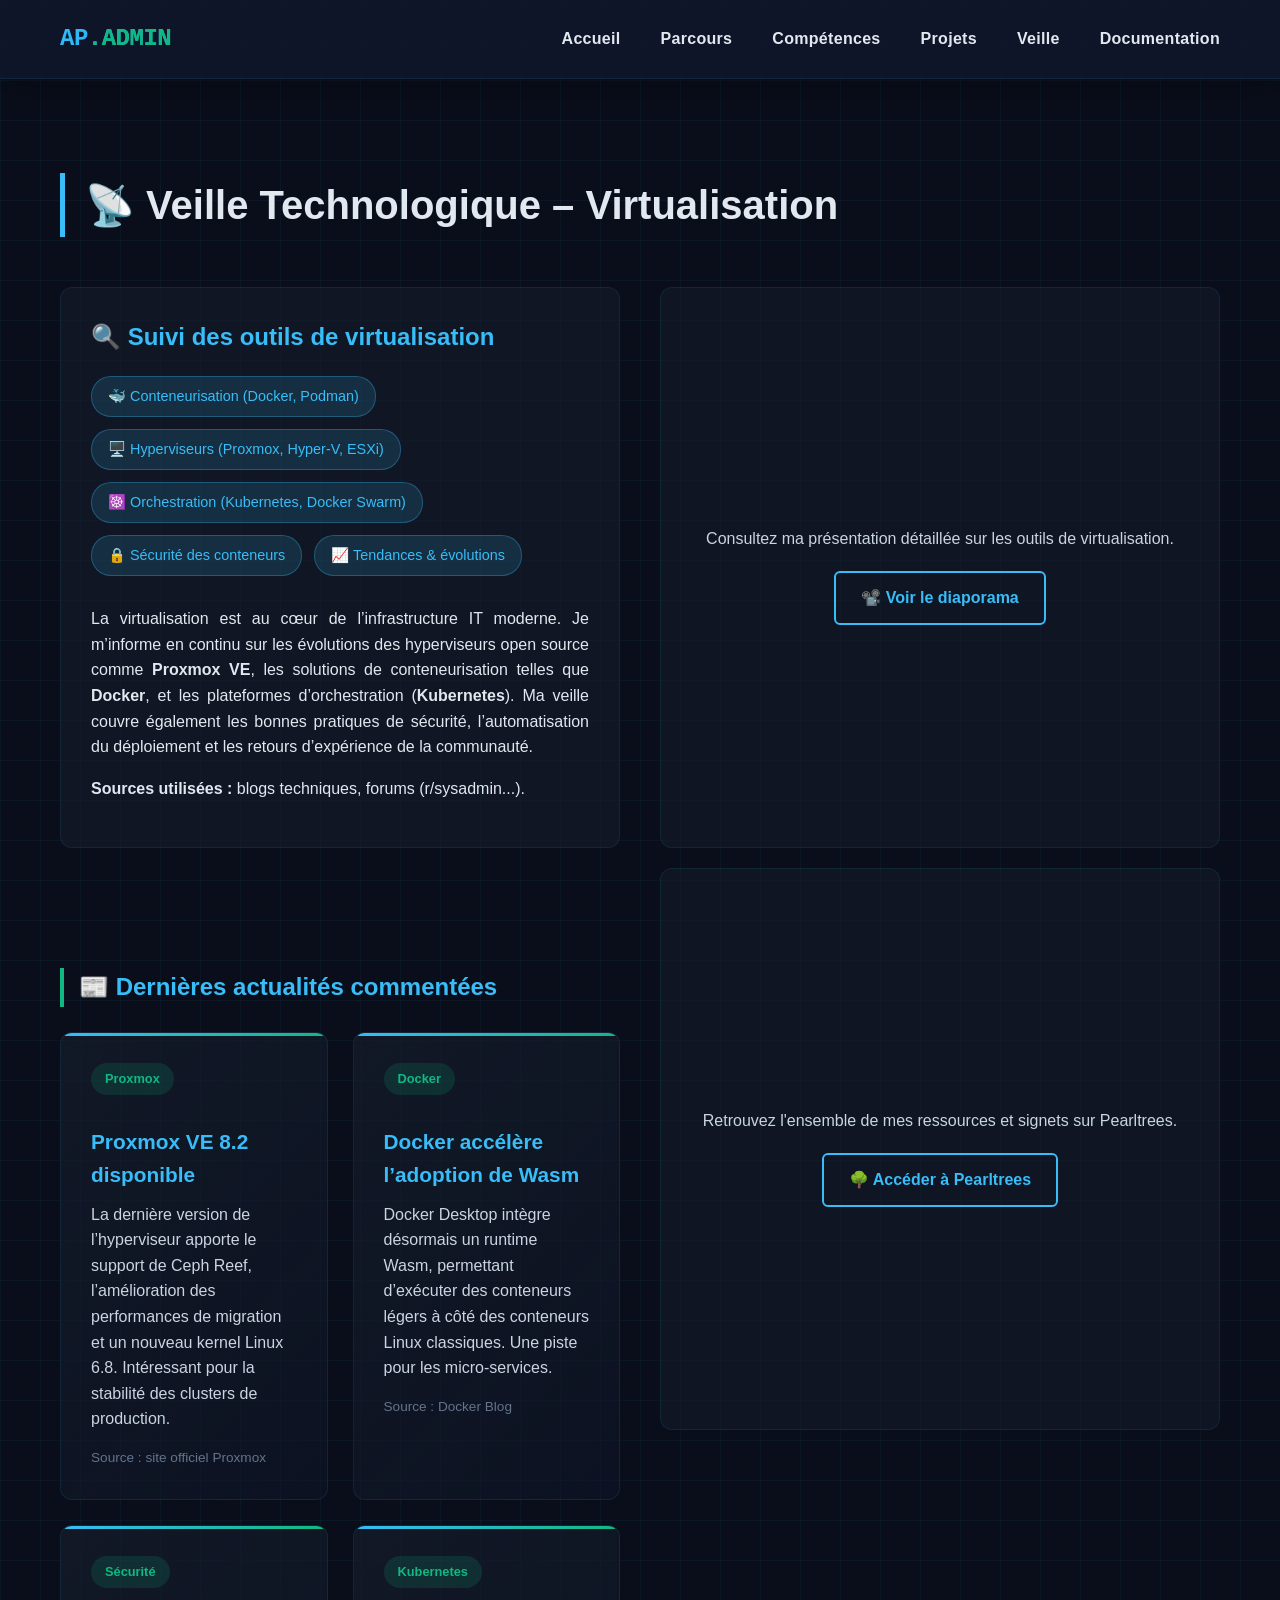
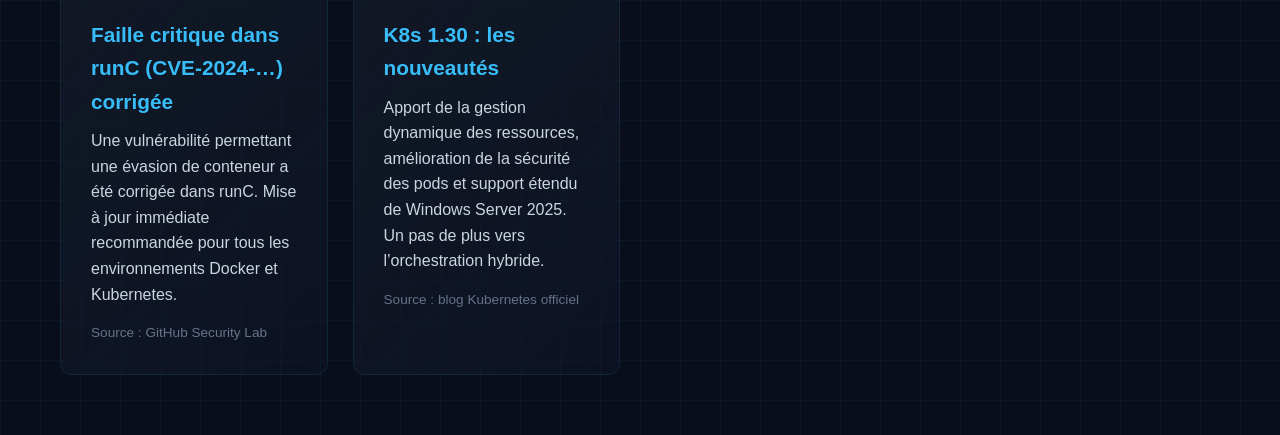
<file: veille.html>
<!DOCTYPE html>
<html lang="fr">
<head>
    <meta charset="UTF-8">
    <meta name="viewport" content="width=device-width, initial-scale=1.0">
    <title>Veille Technologique | Axel Ponet</title>
    <meta name="description" content="Veille technologique sur les outils de virtualisation : Proxmox, Docker, Hyper-V, Kubernetes. Actualités et analyses.">
    <link rel="stylesheet" href="style.css">
</head>
<body>
    
    <nav class="main-nav">
        <div class="container">
            <div class="logo">AP<span>.admin</span></div>
            <ul class="nav-links">
                <li><a href="index.html" onclick="fadeOutIn(event)">Accueil</a></li>
                <li><a href="parcours.html" onclick="fadeOutIn(event)">Parcours</a></li>
                <li><a href="competences.html" onclick="fadeOutIn(event)">Compétences</a></li>
                <li><a href="projets.html" onclick="fadeOutIn(event)">Projets</a></li>
                <li><a href="veille.html" onclick="fadeOutIn(event)">Veille</a></li>
                <li><a href="documentation.html" onclick="fadeOutIn(event)">Documentation</a></li>
            </ul>
        </div>
    </nav>

    <section class="page-section">
        <div class="container">
            <h1 class="page-title">📡 Veille Technologique – Virtualisation</h1>
            
            <div class="veille-container">
                <div class="veille-info">
                    <h2>🔍 Suivi des outils de virtualisation</h2>
                    <div class="veille-themes">
                        <div class="theme-badge">🐳 Conteneurisation (Docker, Podman)</div>
                        <div class="theme-badge">🖥️ Hyperviseurs (Proxmox, Hyper‑V, ESXi)</div>
                        <div class="theme-badge">☸️ Orchestration (Kubernetes, Docker Swarm)</div>
                        <div class="theme-badge">🔒 Sécurité des conteneurs</div>
                        <div class="theme-badge">📈 Tendances & évolutions</div>
                    </div>
                    <p style="margin-top: 30px; text-align: justify;">
                        La virtualisation est au cœur de l’infrastructure IT moderne. Je m’informe en continu sur les évolutions des hyperviseurs open source comme <strong>Proxmox VE</strong>, les solutions de conteneurisation telles que <strong>Docker</strong>, et les plateformes d’orchestration (<strong>Kubernetes</strong>). Ma veille couvre également les bonnes pratiques de sécurité, l’automatisation du déploiement et les retours d’expérience de la communauté.
                    </p>
                    <p style="margin-top: 10px;">
                        <strong>Sources utilisées :</strong> blogs techniques, forums (r/sysadmin...).
                    </p>
                </div>
                
                <div class="veille-presentation">
                    <!-- Bloc Diaporama -->
                    <div class="diaporama-link-block" style="margin-bottom: 20px;">
                        <p>Consultez ma présentation détaillée sur les outils de virtualisation.</p>
                        <a href="diaporama_virtualisation.pdf" target="_blank" class="btn btn-outline" style="margin-top: 10px; display: inline-block;">
                            📽️ Voir le diaporama
                        </a>
                    </div>
                
                    <!-- Lien Pearltrees -->
                    <div class="diaporama-link-block">
                        <p>Retrouvez l'ensemble de mes ressources et signets sur Pearltrees.</p>
                        <a href="https://www.pearltrees.com/axelponet" target="_blank" class="btn btn-outline" style="margin-top: 10px; display: inline-block;">
                            🌳 Accéder à Pearltrees
                        </a>
                    </div>
                </div>

            <!-- Section supplémentaire pour afficher les dernières actualités commentées -->
            <div class="veille-articles" style="margin-top: 60px;">
                <h2 style="color: var(--primary); border-left: 4px solid var(--accent); padding-left: 15px; margin-bottom: 25px;">📰 Dernières actualités commentées</h2>
                <div class="project-grid" style="grid-template-columns: 1fr 1fr;">
                    <div class="p-card">
                        <div class="p-tag">Proxmox</div>
                        <h3>Proxmox VE 8.2 disponible</h3>
                        <p>La dernière version de l’hyperviseur apporte le support de Ceph Reef, l’amélioration des performances de migration et un nouveau kernel Linux 6.8. Intéressant pour la stabilité des clusters de production.</p>
                        <small>Source : site officiel Proxmox</small>
                    </div>
                    <div class="p-card">
                        <div class="p-tag">Docker</div>
                        <h3>Docker accélère l’adoption de Wasm</h3>
                        <p>Docker Desktop intègre désormais un runtime Wasm, permettant d’exécuter des conteneurs légers à côté des conteneurs Linux classiques. Une piste pour les micro‑services.</p>
                        <small>Source : Docker Blog</small>
                    </div>
                    <div class="p-card">
                        <div class="p-tag">Sécurité</div>
                        <h3>Faille critique dans runC (CVE‑2024‑…) corrigée</h3>
                        <p>Une vulnérabilité permettant une évasion de conteneur a été corrigée dans runC. Mise à jour immédiate recommandée pour tous les environnements Docker et Kubernetes.</p>
                        <small>Source : GitHub Security Lab</small>
                    </div>
                    <div class="p-card">
                        <div class="p-tag">Kubernetes</div>
                        <h3>K8s 1.30 : les nouveautés</h3>
                        <p>Apport de la gestion dynamique des ressources, amélioration de la sécurité des pods et support étendu de Windows Server 2025. Un pas de plus vers l’orchestration hybride.</p>
                        <small>Source : blog Kubernetes officiel</small>
                    </div>
                </div>
            </div>
        </div>
    </section>

    <script>
        function fadeOutIn(event) {
            event.preventDefault();
            const url = event.target.href;
            document.body.classList.add('page-exit');
            setTimeout(() => {
                window.location.href = url;
            }, 400);
        }
        
        window.addEventListener('load', () => {
            document.body.classList.add('page-enter');
        });
    </script>
</body>
</html>
</file>
<file: style.css>
:root {
    --bg: #0a0e1a;
    --card-bg: #151d2b;
    --text: #e2e8f0;
    --primary: #38bdf8;
    --accent: #10b981;
    --grid: rgba(56, 189, 248, 0.05);
}

* {
    box-sizing: border-box;
}

body {
    background-color: var(--bg);
    background-image: linear-gradient(var(--grid) 1px, transparent 1px), 
                      linear-gradient(90deg, var(--grid) 1px, transparent 1px);
    background-size: 40px 40px;
    color: var(--text);
    font-family: 'Inter', 'Segoe UI', sans-serif;
    margin: 0;
    line-height: 1.6;
}

/* Animations de transition de page */
@keyframes pageBlurOut {
    from {
        opacity: 1;
        filter: blur(0px);
    }
    to {
        opacity: 0;
        filter: blur(10px);
    }
}

@keyframes pageBlurIn {
    from {
        opacity: 0;
        filter: blur(10px);
    }
    to {
        opacity: 1;
        filter: blur(0px);
    }
}

body.page-exit {
    animation: pageBlurOut 0.4s ease-in-out forwards;
}

body.page-enter {
    animation: pageBlurIn 0.4s ease-in-out forwards;
}

/* Navigation */
.main-nav {
    background: rgba(15, 23, 42, 0.95);
    backdrop-filter: blur(10px);
    border-bottom: 1px solid rgba(56, 189, 248, 0.1);
    position: sticky;
    top: 0;
    z-index: 100;
    box-shadow: 0 8px 32px rgba(0, 0, 0, 0.3);
}

.container {
    max-width: 1200px;
    margin: 0 auto;
    padding: 0 20px;
}

.main-nav .container {
    display: flex;
    justify-content: space-between;
    align-items: center;
    padding: 20px;
}

.logo {
    font-size: 1.5rem;
    font-weight: 900;
    color: var(--primary);
    letter-spacing: -0.5px;
    font-family: 'JetBrains Mono', 'Courier New', monospace;
    text-transform: uppercase;
    background: linear-gradient(135deg, var(--primary) 0%, #0ea5e9 100%);
    -webkit-background-clip: text;
    -webkit-text-fill-color: transparent;
    background-clip: text;
}

.logo span {
    color: var(--accent);
    -webkit-text-fill-color: var(--accent);
}

.nav-links {
    display: flex;
    list-style: none;
    gap: 40px;
    margin: 0;
    padding: 0;
}

.nav-links a {
    color: var(--text);
    text-decoration: none;
    transition: all 0.3s cubic-bezier(0.4, 0, 0.2, 1);
    font-weight: 600;
    font-size: 1rem;
    letter-spacing: 0.3px;
    font-family: 'Inter', 'Segoe UI', sans-serif;
    position: relative;
    padding: 8px 0;
    text-transform: capitalize;
}

.nav-links a::after {
    content: '';
    position: absolute;
    bottom: 0;
    left: 0;
    width: 0;
    height: 2px;
    background: linear-gradient(90deg, var(--primary), var(--accent));
    transition: width 0.3s cubic-bezier(0.4, 0, 0.2, 1);
}

.nav-links a:hover {
    color: var(--primary);
    transform: translateY(-2px);
}

.nav-links a:hover::after {
    width: 100%;
}

/* Terminal Linux */
.terminal-window {
    background: #111827;
    border-radius: 12px;
    border: 1px solid #334155;
    max-width: 1000px;
    margin: 60px auto;
    box-shadow: 0 25px 50px rgba(0,0,0,0.5);
    overflow: hidden;
    /* Nouvelles propriétés */
    max-height: 80vh;              /* Hauteur max avant défilement interne */
    display: flex;
    flex-direction: column;
}

.terminal-header {
    background: #1f2937;
    padding: 12px 20px;
    display: flex;
    align-items: center;
    border-bottom: 1px solid #334155;
}

.window-buttons {
    display: flex;
    gap: 8px;
    margin-right: 15px;
}

.win-btn {
    width: 14px;
    height: 14px;
    border-radius: 3px;
    border: 1px solid rgba(255, 255, 255, 0.15);
    background: rgba(255, 255, 255, 0.05);
    color: #94a3b8;
    font-size: 10px;
    line-height: 10px;
    display: flex;
    align-items: center;
    justify-content: center;
    cursor: pointer;
    transition: all 0.2s;
    padding: 0;
    font-family: 'Inter', sans-serif;
}

.win-btn:hover {
    background: rgba(255, 255, 255, 0.15);
    color: #e2e8f0;
}

.win-btn.close:hover {
    background: #e74c3c;
    border-color: #e74c3c;
    color: white;
}
.red { background: #ff5f56; }
.yellow { background: #ffbd2e; }
.green { background: #27c93f; }
.terminal-title { margin-left: 20px; font-size: 0.85rem; opacity: 0.6; font-family: monospace; }

.terminal-body {
    padding: 40px;
    font-family: 'JetBrains Mono', monospace;
    font-size: 1.1rem;
    line-height: 1.6;
    flex: 1;                     /* Prend l'espace restant */
    overflow-y: auto;            /* Scroll interne */
    min-height: 0;               /* Important pour Flex */
}

.prompt { color: var(--accent); font-weight: bold; }
.response { color: var(--primary); margin-bottom: 20px; }

.terminal-actions {
    display: flex;
    gap: 10px;
    flex-wrap: wrap;
}

/* Boutons */
.btn {
    display: inline-block;
    padding: 12px 25px;
    background: var(--primary);
    color: var(--bg);
    text-decoration: none;
    border-radius: 6px;
    font-weight: bold;
    border: none;
    cursor: pointer;
    transition: all 0.3s ease;
}

.btn:hover {
    background: #0ea5e9;
    transform: translateY(-2px);
    box-shadow: 0 10px 25px rgba(56, 189, 248, 0.2);
}

.btn-outline {
    background: transparent;
    border: 2px solid var(--primary);
    color: var(--primary);
}

.btn-outline:hover {
    background: rgba(56, 189, 248, 0.1);
}

/* Modal */
.modal {
    display: none; /* caché par défaut, passé en flex via JS */
    position: fixed;
    z-index: 3000;
    left: 0;
    top: 0;
    width: 100%;
    height: 100%;
    background: rgba(0,0,0,0.9);
    backdrop-filter: blur(8px);
    animation: fadeIn 0.3s ease;
    /* Centrage parfait au milieu de l'écran */
    align-items: center;
    justify-content: center;
}

@keyframes fadeIn {
    from { opacity: 0; }
    to { opacity: 1; }
}

.modal-content {
    background: var(--card-bg);
    padding: 30px;
    width: 90%;
    max-width: 500px;
    border-radius: 15px;
    border: 1px solid var(--primary);
    position: relative;
    box-shadow: 0 20px 60px rgba(0,0,0,0.7);
    animation: slideUp 0.3s ease;
    /* Supprime la marge auto, le centrage est géré par flex */
    margin: 0;
    position: relative; 
}

@keyframes slideUp {
    from { transform: translateY(30px); opacity: 0; }
    to { transform: translateY(0); opacity: 1; }
}

.close {
    position: absolute;
    right: 20px;
    top: 10px;
    font-size: 30px;
    cursor: pointer;
    color: var(--text);
    transition: color 0.3s ease;
}

.close:hover {
    color: var(--primary);
}

form input,
form textarea {
    width: 100%;
    padding: 12px;
    margin-bottom: 15px;
    background: #0a0e1a;
    border: 1px solid #334155;
    color: white;
    border-radius: 6px;
    font-family: inherit;
    transition: border-color 0.3s ease;
}

form input:focus,
form textarea:focus {
    outline: none;
    border-color: var(--primary);
    box-shadow: 0 0 10px rgba(56, 189, 248, 0.2);
}

form textarea {
    resize: vertical;
    min-height: 120px;
}

/* Page Sections */
.page-section {
    padding: 60px 0;
}

.page-title {
    border-left: 5px solid var(--primary);
    padding-left: 20px;
    margin-bottom: 50px;
    font-size: 2.5rem;
}

/* Grille Parcours */
.parcours-grid {
    display: grid;
    grid-template-columns: repeat(auto-fit, minmax(400px, 1fr));
    gap: 40px;
}

.parcours-col {
    background: rgba(21, 29, 43, 0.5);
    padding: 30px;
    border-radius: 12px;
    border: 1px solid rgba(56, 189, 248, 0.1);
}

.col-title {
    color: var(--primary);
    font-size: 1.5rem;
    margin-bottom: 25px;
    display: flex;
    align-items: center;
    gap: 10px;
}

.timeline-item {
    margin-bottom: 25px;
    padding-bottom: 25px;
    border-bottom: 1px solid rgba(56, 189, 248, 0.1);
}

.timeline-item:last-child {
    border-bottom: none;
    margin-bottom: 0;
    padding-bottom: 0;
}

/* Grille de la documentation */
.documents-grid {
    display: grid;
    grid-template-columns: repeat(auto-fit, minmax(280px, 1fr));
    gap: 25px;
    margin-top: 30px;
}

.doc-card {
    display: flex;
    flex-direction: column;
}

.doc-card .btn {
    margin-top: auto;
    align-self: flex-start;
}

/* Effet lumineux pour les éléments cliquables du parcours */
.timeline-item.clickable {
    transition: all 0.3s ease;
    border-radius: 12px;
    padding: 10px;
    margin: -10px;           /* compense le padding pour ne pas décaler */
}

.timeline-item.clickable:hover {
    background: rgba(56, 189, 248, 0.1);
    box-shadow: 0 0 20px rgba(56, 189, 248, 0.4);
    transform: scale(1.02);
    cursor: pointer;
}

.date {
    display: inline-block;
    background: rgba(16, 185, 129, 0.2);
    color: var(--accent);
    padding: 5px 12px;
    border-radius: 20px;
    font-size: 0.85rem;
    font-weight: bold;
    margin-bottom: 10px;
}

.timeline-item h4 {
    margin: 10px 0 5px 0;
    color: var(--primary);
    font-size: 1.1rem;
}

.location {
    color: #94a3b8;
    font-size: 0.95rem;
    margin-bottom: 10px;
}

.desc {
    color: #cbd5e1;
    margin-bottom: 10px;
}

.task-list {
    margin: 10px 0;
    padding-left: 20px;
    color: #cbd5e1;
}

.task-list li {
    margin-bottom: 5px;
}

/* Grille de compétences */
.skills-grid {
    display: grid;
    grid-template-columns: repeat(auto-fit, minmax(280px, 1fr));
    gap: 25px;
    margin-top: 40px;
}

.skill-card {
    background: linear-gradient(135deg, rgba(21, 29, 43, 0.6) 0%, rgba(15, 23, 42, 0.4) 100%);
    padding: 30px;
    border-radius: 12px;
    border: 1px solid rgba(56, 189, 248, 0.15);
    transition: all 0.3s ease;
}

.skill-card:hover {
    border-color: var(--primary);
    background: linear-gradient(135deg, rgba(21, 29, 43, 0.8) 0%, rgba(15, 23, 42, 0.6) 100%);
    box-shadow: 0 10px 30px rgba(56, 189, 248, 0.1);
    transform: translateY(-5px);
}

.skill-card h3 {
    color: var(--primary);
    margin-top: 0;
    margin-bottom: 15px;
    font-size: 1.2rem;
}

.skill-list {
    list-style: none;
    padding-left: 0;
    margin: 0;
}

.skill-list li {
    padding: 8px 0 8px 20px;
    position: relative;
    color: #cbd5e1;
}

.skill-list li:before {
    content: "→";
    position: absolute;
    left: 0;
    color: var(--accent);
    font-weight: bold;
}

/* Grille Projets */
.project-category {
    margin-bottom: 60px;
}

.project-category h2 {
    color: var(--primary);
    margin-bottom: 30px;
    font-size: 1.8rem;
    border-left: 4px solid var(--accent);
    padding-left: 15px;
}

.project-grid {
    display: grid;
    grid-template-columns: repeat(auto-fit, minmax(320px, 1fr));
    gap: 25px;
}

.p-card {
    background: linear-gradient(135deg, rgba(21, 29, 43, 0.7) 0%, rgba(15, 23, 42, 0.5) 100%);
    padding: 30px;
    border-radius: 12px;
    border: 1px solid rgba(56, 189, 248, 0.1);
    transition: all 0.3s ease;
    position: relative;
    overflow: hidden;
}

.p-card::before {
    content: "";
    position: absolute;
    top: 0;
    left: 0;
    right: 0;
    height: 3px;
    background: linear-gradient(90deg, var(--primary), var(--accent));
}

.p-card:hover {
    border-color: var(--primary);
    box-shadow: 0 15px 40px rgba(56, 189, 248, 0.15);
    transform: translateY(-8px);
    background: linear-gradient(135deg, rgba(21, 29, 43, 0.9) 0%, rgba(15, 23, 42, 0.7) 100%);
}

.p-card.wide {
    grid-column: 1 / -1;
}

.p-tag {
    display: inline-block;
    background: rgba(16, 185, 129, 0.15);
    color: var(--accent);
    padding: 6px 14px;
    border-radius: 20px;
    font-size: 0.8rem;
    font-weight: bold;
    margin-bottom: 15px;
}

.p-card h3 {
    color: var(--primary);
    margin: 15px 0 10px 0;
    font-size: 1.3rem;
}

.p-card p {
    color: #cbd5e1;
    margin: 10px 0;
    line-height: 1.6;
}

.p-card small {
    display: block;
    color: #64748b;
    font-size: 0.85rem;
    margin-top: 15px;
}

/* Veille Technologique */
.veille-container {
    display: grid;
    grid-template-columns: 1fr 1fr;
    gap: 40px;
    margin-top: 40px;
}

.veille-info {
    background: rgba(21, 29, 43, 0.6);
    padding: 30px;
    border-radius: 12px;
    border: 1px solid rgba(56, 189, 248, 0.1);
}

.veille-info h2 {
    color: var(--primary);
    margin-top: 0;
}

.veille-themes {
    display: flex;
    flex-wrap: wrap;
    gap: 12px;
    margin: 20px 0;
}

.theme-badge {
    background: rgba(56, 189, 248, 0.15);
    color: var(--primary);
    padding: 8px 16px;
    border-radius: 20px;
    font-size: 0.9rem;
    border: 1px solid rgba(56, 189, 248, 0.3);
    transition: all 0.3s ease;
}

.theme-badge:hover {
    background: rgba(56, 189, 248, 0.25);
    border-color: var(--primary);
}

.diapo-placeholder {
    background: linear-gradient(135deg, rgba(21, 29, 43, 0.8) 0%, rgba(15, 23, 42, 0.6) 100%);
    padding: 50px 30px;
    border-radius: 12px;
    border: 2px dashed rgba(56, 189, 248, 0.3);
    text-align: center;
    transition: all 0.3s ease;
}

.diapo-placeholder:hover {
    border-color: var(--primary);
    background: linear-gradient(135deg, rgba(21, 29, 43, 1) 0%, rgba(15, 23, 42, 0.8) 100%);
}

.diapo-placeholder h3 {
    color: var(--primary);
    margin-top: 0;
}

.diaporama-link-block {
    text-align: center;
    padding: 20px;
    background: rgba(21, 29, 43, 0.5);
    border-radius: 12px;
    border: 1px solid rgba(56, 189, 248, 0.1);
    display: flex;
    flex-direction: column;
    align-items: center;
    justify-content: center;
    height: 100%;
    min-height: 200px;
}

.diaporama-link-block p {
    color: #cbd5e1;
    margin-bottom: 10px;
}


/* Footer */
footer {
    border-top: 1px solid rgba(56, 189, 248, 0.1);
    padding: 40px 0;
    text-align: center;
    color: #94a3b8;
}

footer a {
    color: var(--primary);
    text-decoration: none;
    font-weight: bold;
    transition: color 0.3s ease;
}

footer a:hover {
    color: var(--accent);
}

/* ====== GESTION DES BOUTONS DU TERMINAL ====== */

/* Boutons de fenêtre (option Linux) */
.window-buttons {
    display: flex;
    gap: 8px;
    margin-right: 15px;
}

.win-btn {
    width: 14px;
    height: 14px;
    border-radius: 3px;
    border: 1px solid rgba(255, 255, 255, 0.15);
    background: rgba(255, 255, 255, 0.05);
    color: #94a3b8;
    font-size: 10px;
    line-height: 10px;
    display: flex;
    align-items: center;
    justify-content: center;
    cursor: pointer;
    transition: all 0.2s;
    padding: 0;
    font-family: 'Inter', sans-serif;
}

.win-btn:hover {
    background: rgba(255, 255, 255, 0.15);
    color: #e2e8f0;
}

.win-btn.close:hover {
    background: #e74c3c;
    border-color: #e74c3c;
    color: white;
}

/* États du terminal */
.terminal-window {
    transition: all 0.35s cubic-bezier(0.4, 0, 0.2, 1);
    position: relative;
}

/* Minimisé : seul l'en-tête reste visible */
.terminal-window.minimized .terminal-body {
    display: none;
}

.terminal-window.minimized {
    height: auto;
    box-shadow: none;
}

/* Maximisé : plein écran */
.terminal-window.maximized {
    position: fixed;
    top: 0;
    left: 0;
    width: 100vw;
    height: 100vh;
    max-width: none;
    margin: 0;
    border-radius: 0;
    z-index: 2000;
    overflow-y: auto;
}

.terminal-window.maximized .terminal-body {
    height: calc(100vh - 50px); /* Hauteur restante sous l'en-tête */
    overflow-y: auto;
}

/* Fermé : caché */
.terminal-window.closed {
    display: none;
}

/* Bouton de réouverture (flottant, discret) */
#reopen-terminal {
    position: fixed;
    bottom: 30px;
    right: 30px;
    width: 50px;
    height: 50px;
    border-radius: 50%;
    background: var(--primary);
    color: #0a0e1a;
    border: none;
    font-size: 1.5rem;
    cursor: pointer;
    display: none; /* caché par défaut */
    align-items: center;
    justify-content: center;
    box-shadow: 0 10px 25px rgba(56, 189, 248, 0.3);
    z-index: 1500;
    transition: transform 0.2s, box-shadow 0.2s;
}

#reopen-terminal:hover {
    transform: scale(1.1);
    box-shadow: 0 15px 35px rgba(56, 189, 248, 0.5);
}

/* Pour qu'il soit visible quand le terminal est fermé */
.terminal-window.closed ~ #reopen-terminal {
    display: flex;
}

/* ====== TERMINAL INTERACTIF ====== */
.terminal-input-line {
    display: flex;
    align-items: center;
    padding: 10px 20px;
    border-top: 1px solid rgba(56, 189, 248, 0.1);
}

.terminal-input-line .prompt {
    color: var(--accent);
    font-weight: bold;
    margin-right: 8px;
    white-space: nowrap;
}

#terminalInput {
    flex: 1;
    background: transparent;
    border: none;
    color: var(--text);
    font-family: 'JetBrains Mono', monospace;
    font-size: 1rem;
    caret-color: var(--primary);
    outline: none;
    caret-color: var(--primary); /* curseur natif bleu */

}

.terminal-command {
    margin-bottom: 2px;
    opacity: 0.9;
}

.terminal-output {
    color: var(--primary);
    margin-bottom: 12px;
    white-space: pre-wrap;
    word-break: break-word;
}

/* Curseur clignotant dans l'input (simulation) */
#terminalInput::placeholder {
    color: #4b5563;
    font-style: italic;
}

/* Barre de recherche (compétences) */
.search-container {
    margin-bottom: 30px;
    text-align: center;
}

#searchSkills {
    width: 60%;
    max-width: 400px;
    padding: 10px 20px;
    background: rgba(21, 29, 43, 0.8);
    border: 1px solid rgba(56, 189, 248, 0.2);
    border-radius: 25px;
    color: white;
    font-size: 1rem;
    outline: none;
    transition: border-color 0.3s;
}

#searchSkills:focus {
    border-color: var(--primary);
    box-shadow: 0 0 10px rgba(56, 189, 248, 0.2);
}

/* Filtres de projets */
.filter-buttons {
    display: flex;
    gap: 10px;
    flex-wrap: wrap;
    margin-bottom: 30px;
}

.filter-btn {
    background: rgba(21, 29, 43, 0.6);
    border: 1px solid rgba(56, 189, 248, 0.2);
    color: var(--text);
    padding: 8px 18px;
    border-radius: 20px;
    cursor: pointer;
    transition: all 0.3s;
    font-weight: 600;
}

.filter-btn.active,
.filter-btn:hover {
    background: var(--primary);
    color: var(--bg);
    border-color: var(--primary);
}

.project-card.hidden {
    display: none;
}

/* Bouton flottant pour rouvrir le terminal */
#reopen-terminal {
    position: fixed;
    bottom: 30px;
    right: 30px;
    width: 50px;
    height: 50px;
    border-radius: 50%;
    background: var(--primary);
    color: #0a0e1a;
    border: none;
    font-size: 1.5rem;
    cursor: pointer;
    display: none;
    align-items: center;
    justify-content: center;
    box-shadow: 0 10px 25px rgba(56, 189, 248, 0.3);
    z-index: 1500;
    transition: transform 0.2s, box-shadow 0.2s;
}

#reopen-terminal:hover {
    transform: scale(1.1);
    box-shadow: 0 15px 35px rgba(56, 189, 248, 0.5);
}

/* ====== MODALE DE DÉTAIL (compétences & projets) ====== */
.detail-modal .detail-content {
    max-height: 85vh;
    overflow-y: auto;
    margin: 0; /* annule tout margin parasite */
}
    
.detail-content h2 {
    color: var(--primary);
    margin-top: 0;
    font-size: 1.8rem;
    border-bottom: 2px solid rgba(56, 189, 248, 0.2);
    padding-bottom: 15px;
}

.detail-content .description {
    color: var(--text);
    font-size: 1.05rem;
    line-height: 1.7;
    margin: 20px 0;
}

.detail-content .description ul {
    padding-left: 25px;
}

.detail-content .description li {
    margin-bottom: 8px;
}

.image-gallery {
    display: grid;
    grid-template-columns: repeat(auto-fill, minmax(220px, 1fr));
    gap: 20px;
    margin-top: 25px;
}

.image-gallery img {
    width: 100%;
    border-radius: 10px;
    border: 1px solid rgba(56, 189, 248, 0.3);
    transition: transform 0.3s ease, box-shadow 0.3s ease;
    cursor: pointer;
}

.image-gallery img:hover {
    transform: scale(1.03);
    box-shadow: 0 10px 25px rgba(56, 189, 248, 0.2);
    border-color: var(--primary);
}

/* Rendre les cartes cliquables */
.skill-card, .p-card {
    cursor: pointer;
    user-select: none;
}

/* Scrollbar stylisée pour la modale */
.detail-content::-webkit-scrollbar {
    width: 8px;
}

.detail-content::-webkit-scrollbar-track {
    background: rgba(21, 29, 43, 0.5);
    border-radius: 10px;
}

.detail-content::-webkit-scrollbar-thumb {
    background: var(--primary);
    border-radius: 10px;
}

.detail-content::-webkit-scrollbar-thumb:hover {
    background: #0ea5e9;
}

/* Responsive */
@media (max-width: 768px) {
    .nav-links {
        gap: 15px;
        font-size: 0.9rem;
    }
    
    .page-title {
        font-size: 1.8rem;
    }
    
    .parcours-grid,
    .project-grid,
    .skills-grid {
        grid-template-columns: 1fr;
    }
    
    .veille-container {
        grid-template-columns: 1fr;
    }
    
    .terminal-body {
        padding: 20px;
        font-size: 0.95rem;
    }
    
    .modal-content {
        margin: 0;
    }
    
}

/* Trois colonnes pour le parcours sur écrans larges */
@media (min-width: 1200px) {
    .parcours-grid {
        grid-template-columns: 1fr 1fr 1fr;
    }
}
</file>
